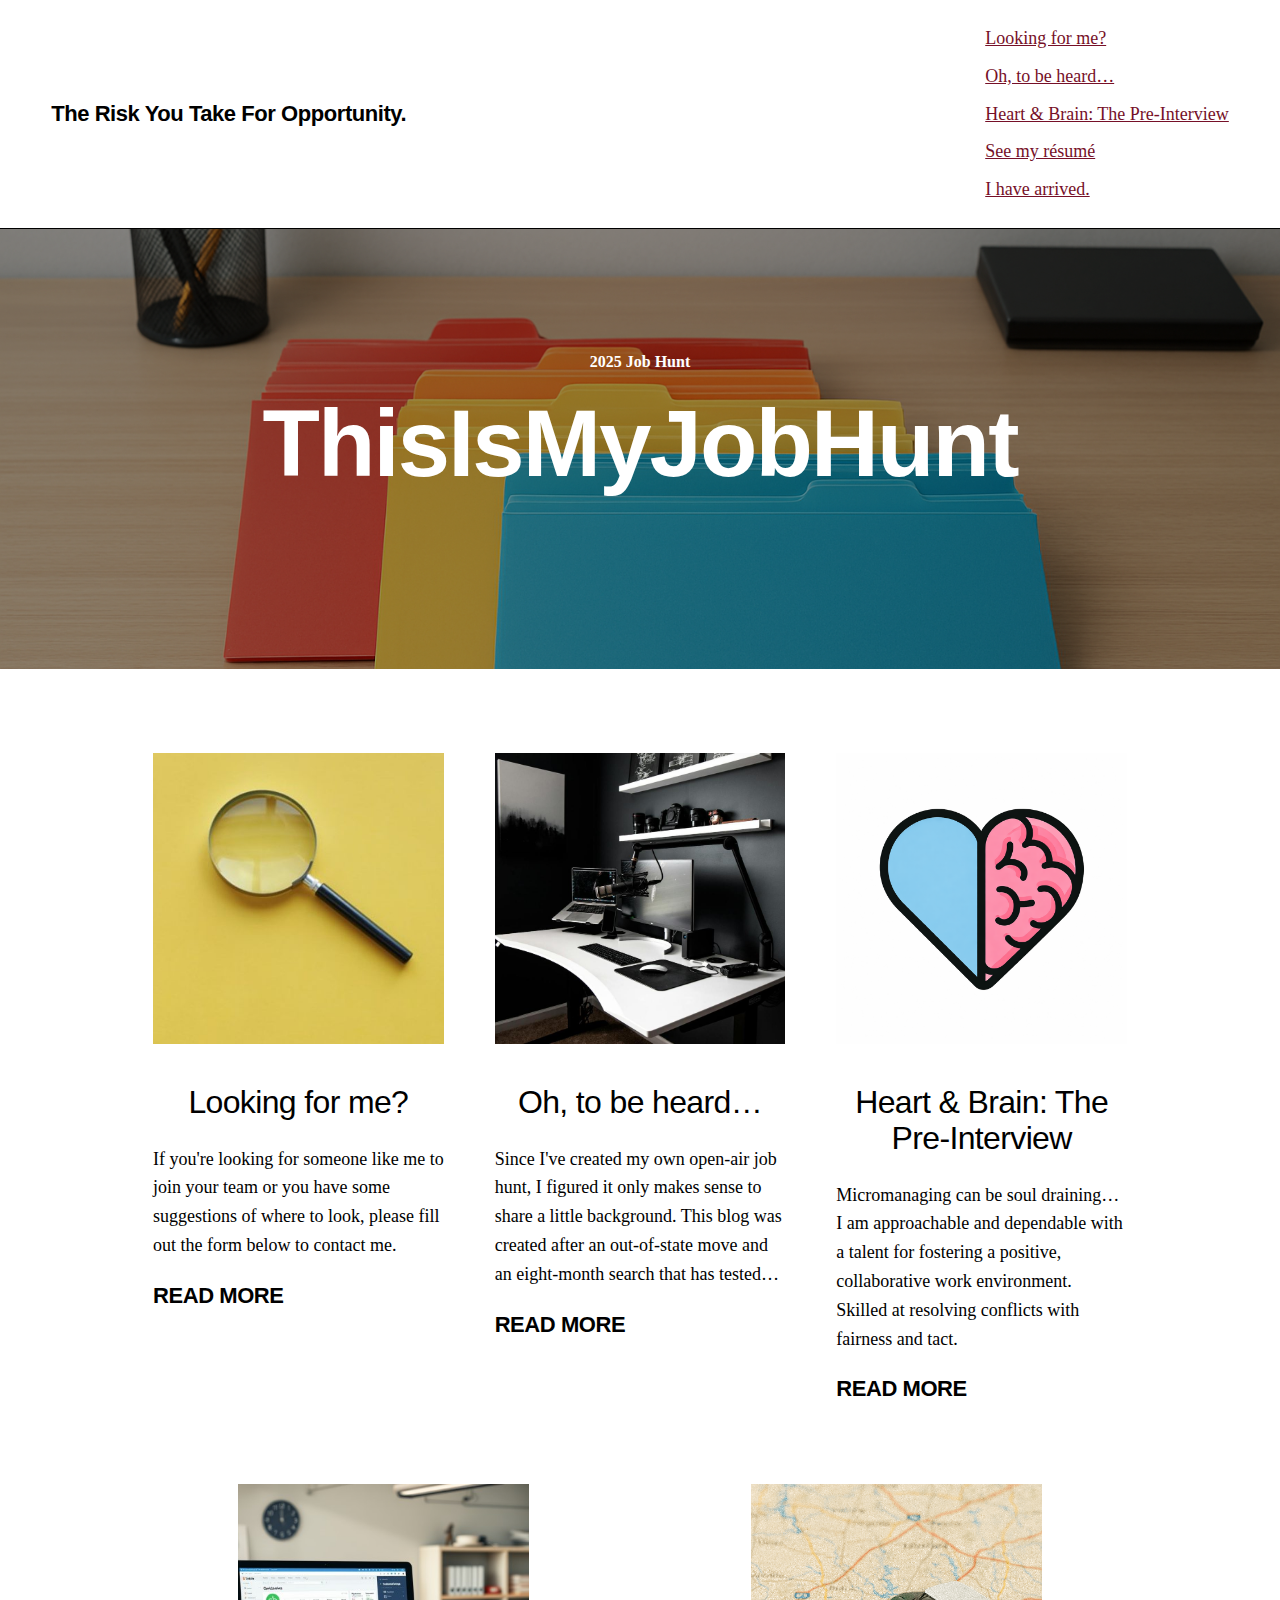
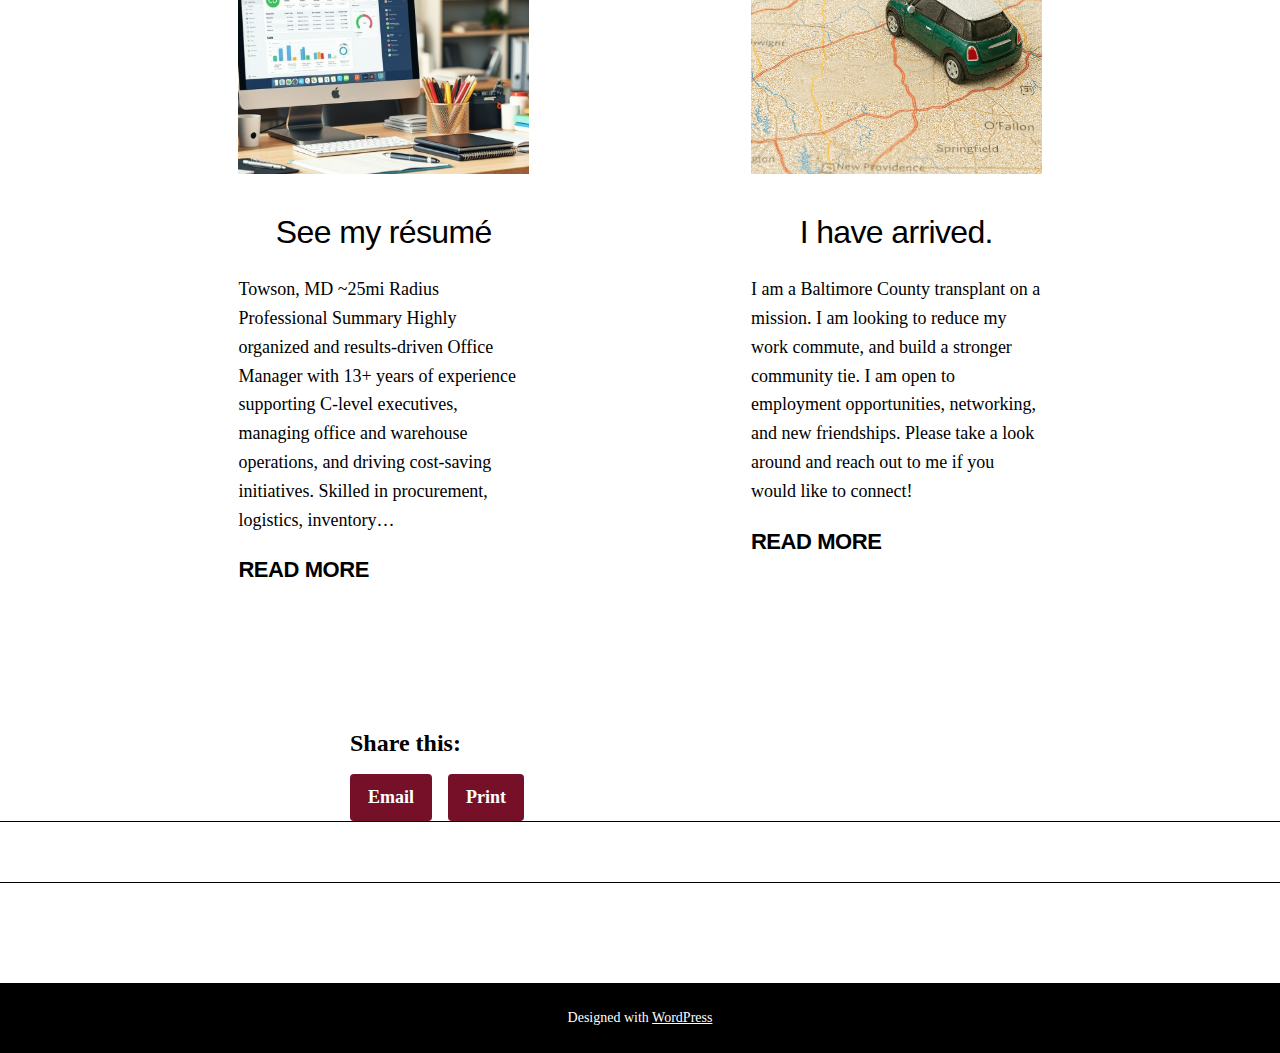
<file: index.html>
<!DOCTYPE html>
<html lang="en-US">
<head>
	<meta http-equiv="Content-Type" content="text/html; charset=UTF-8">
	<meta name="viewport" content="width=device-width, initial-scale=1">
	<title>ThisIsMyJobHunt – The Risk You Take For Opportunity.</title>
	<meta name="description" content="A unique job hunt blog showcasing professional experience and opportunities in Central Maryland.">
	<link rel="stylesheet" href="/assets/styles.css">
	<link rel="icon" href="/assets/cropped-forkinroad.jpg" sizes="32x32">
	<link rel="icon" href="/assets/cropped-forkinroad-192.jpg" sizes="192x192">
	<link rel="apple-touch-icon" href="/assets/cropped-forkinroad-180.jpg">
</head>

<body class="wp-singular post-template-default single single-post wp-embed-responsive wp-theme-vivre is-block-theme">

<a class="skip-link screen-reader-text" href="#wp--skip-link--target">Skip to content</a>

<div class="wp-site-blocks">
	<header class="wp-block-template-part">
		<div class="wp-block-group alignfull header-nav">
			<h2 class="wp-block-site-title">
				<a href="/" rel="home">The Risk You Take For Opportunity.</a>
			</h2>

			<nav>
				<ul class="wp-block-latest-posts__list">
					<li><a href="/looking-for-me/">Looking for me?</a></li>
					<li><a href="/to-be-heard/">Oh, to be heard…</a></li>
					<li><a href="/heart-brain-interview/">Heart &amp; Brain: The Pre-Interview</a></li>
					<li><a href="/see-my-resume/">See my résumé</a></li>
					<li><a href="/i-have-arrived/">I have arrived.</a></li>
				</ul>
			</nav>
		</div>

		<hr class="wp-block-separator alignfull">
	</header>

	<div class="wp-block-cover hero-outer">
		<span aria-hidden="true" class="wp-block-cover__background has-primary-background-color"></span>
		<div class="wp-block-cover__inner-container">
			<div class="wp-block-cover hero-inner">
				<span aria-hidden="true" class="wp-block-cover__background has-foreground-background-color"></span>
				<img src="/assets/file-folders.png" class="wp-block-cover__image-background" alt="File folders background" loading="eager">
				<div class="wp-block-cover__inner-container">
					<div class="wp-block-group post-meta">
						<div class="taxonomy-category">
							<a href="/" rel="tag">2025 Job Hunt</a>
						</div>
					</div>
					<h1 class="wp-block-post-title">ThisIsMyJobHunt</h1>
				</div>
			</div>
		</div>
	</div>

	<div class="spacer-60"></div>

	<main class="wp-block-group" id="wp--skip-link--target">
		<div class="entry-content wp-block-post-content">
			<div class="wp-block-group alignfull content-section">
				<div class="wp-block-query alignwide">
					<ul class="wp-block-post-template post-grid">
						<li class="wp-block-post">
							<div class="wp-block-group post-card">
								<figure class="wp-block-post-featured-image">
									<a href="/looking-for-me/">
										<img src="/assets/cropped-lookingglass.jpg" class="post-thumbnail" alt="Looking for me?">
									</a>
								</figure>
								<h3 class="wp-block-post-title">
									<a href="/looking-for-me/">Looking for me?</a>
								</h3>
								<div class="wp-block-post-excerpt">
									<p class="wp-block-post-excerpt__excerpt">If you're looking for someone like me to join your team or you have some suggestions of where to look, please fill out the form below to contact me.</p>
									<p class="wp-block-post-excerpt__more-text">
										<a class="wp-block-post-excerpt__more-link" href="/looking-for-me/">Read more</a>
									</p>
								</div>
								<div class="spacer-20"></div>
							</div>
						</li>

						<li class="wp-block-post">
							<div class="wp-block-group post-card">
								<figure class="wp-block-post-featured-image">
									<a href="/to-be-heard/">
										<img src="/assets/pexels-photo-4506938.jpeg" class="post-thumbnail" alt="Oh, to be heard…">
									</a>
								</figure>
								<h3 class="wp-block-post-title">
									<a href="/to-be-heard/">Oh, to be heard…</a>
								</h3>
								<div class="wp-block-post-excerpt">
									<p class="wp-block-post-excerpt__excerpt">Since I've created my own open-air job hunt, I figured it only makes sense to share a little background. This blog was created after an out-of-state move and an eight-month search that has tested…</p>
									<p class="wp-block-post-excerpt__more-text">
										<a class="wp-block-post-excerpt__more-link" href="/to-be-heard/">Read more</a>
									</p>
								</div>
								<div class="spacer-20"></div>
							</div>
						</li>

						<li class="wp-block-post">
							<div class="wp-block-group post-card">
								<figure class="wp-block-post-featured-image">
									<a href="/heart-brain-interview/">
										<img src="/assets/ShadowHeartBrain.png" class="post-thumbnail" alt="Heart & Brain: The Pre-Interview">
									</a>
								</figure>
								<h3 class="wp-block-post-title">
									<a href="/heart-brain-interview/">Heart &amp; Brain: The Pre-Interview</a>
								</h3>
								<div class="wp-block-post-excerpt">
									<p class="wp-block-post-excerpt__excerpt">Micromanaging can be soul draining… I am approachable and dependable with a talent for fostering a positive, collaborative work environment. Skilled at resolving conflicts with fairness and tact.</p>
									<p class="wp-block-post-excerpt__more-text">
										<a class="wp-block-post-excerpt__more-link" href="/heart-brain-interview/">Read more</a>
									</p>
								</div>
								<div class="spacer-20"></div>
							</div>
						</li>

						<li class="wp-block-post">
							<div class="wp-block-group post-card">
								<figure class="wp-block-post-featured-image">
									<a href="/see-my-resume/">
										<img src="/assets/quickbooks.jpg" class="post-thumbnail" alt="See my résumé">
									</a>
								</figure>
								<h3 class="wp-block-post-title">
									<a href="/see-my-resume/">See my résumé</a>
								</h3>
								<div class="wp-block-post-excerpt">
									<p class="wp-block-post-excerpt__excerpt">Towson, MD ~25mi Radius Professional Summary Highly organized and results-driven Office Manager with 13+ years of experience supporting C-level executives, managing office and warehouse operations, and driving cost-saving initiatives. Skilled in procurement, logistics, inventory…</p>
									<p class="wp-block-post-excerpt__more-text">
										<a class="wp-block-post-excerpt__more-link" href="/see-my-resume/">Read more</a>
									</p>
								</div>
								<div class="spacer-20"></div>
							</div>
						</li>

						<li class="wp-block-post">
							<div class="wp-block-group post-card">
								<figure class="wp-block-post-featured-image">
									<a href="/i-have-arrived/">
										<img src="/assets/arrivedcooper.png" class="post-thumbnail" alt="I have arrived.">
									</a>
								</figure>
								<h3 class="wp-block-post-title">
									<a href="/i-have-arrived/">I have arrived.</a>
								</h3>
								<div class="wp-block-post-excerpt">
									<p class="wp-block-post-excerpt__excerpt">I am a Baltimore County transplant on a mission. I am looking to reduce my work commute, and build a stronger community tie. I am open to employment opportunities, networking, and new friendships. Please take a look around and reach out to me if you would like to connect!</p>
									<p class="wp-block-post-excerpt__more-text">
										<a class="wp-block-post-excerpt__more-link" href="/i-have-arrived/">Read more</a>
									</p>
								</div>
								<div class="spacer-20"></div>
							</div>
						</li>
					</ul>
					<div class="spacer-30"></div>
				</div>
			</div>
			<div class="spacer-60"></div>
			<div class="is-layout-constrained">
			<div class="emailprint">
				<h3 class="sd-title">Share this:</h3>
				<div class="sd-content">
					<ul>
						<li class="message">
							<a href="mailto:?subject=ThisIsMyJobHunt&amp;body=Check%20out%20this%20site:%20https://thisismyjobhunt.com/" 
							   class="sd-button share-icon"
							   target="_blank"
							   rel="noopener noreferrer">
								<span>Email</span>
							</a>
						</li>
						<li class="share-print">
							<a href="javascript:window.print()" 
							   class="sd-button share-icon">
								<span>Print</span>
							</a>
						</li>
					</ul>
				</div>
			</div>
			</div>
		</div>
	</main>


	<div class="wp-block-group alignfull post-navigation-section">
		<div class="wp-block-group">
			<div class="wp-block-columns navigation-columns">
				<div class="wp-block-column nav-prev"></div>
				<div class="wp-block-column nav-next">
					<!--  Homepage: No next for now?
					<div class="wp-block-group post-navigation-link">
						<a href="/looking-for-me/" rel="next">Next Post →</a>
					</div>
					-->
				</div>
			</div>
		</div>
	</div>

	<div class="spacer-100"></div>

	<footer class="wp-block-template-part">
		<div class="wp-block-group alignfull footer-content">
			<div class="wp-block-group alignfull footer-inner">
				<div class="wp-block-group footer-text">
					<p>Designed with <a href="https://wordpress.com/" rel="nofollow">WordPress</a></p>
				</div>
			</div>
		</div>
	</footer>
</div>

</body>
</html>
</file>
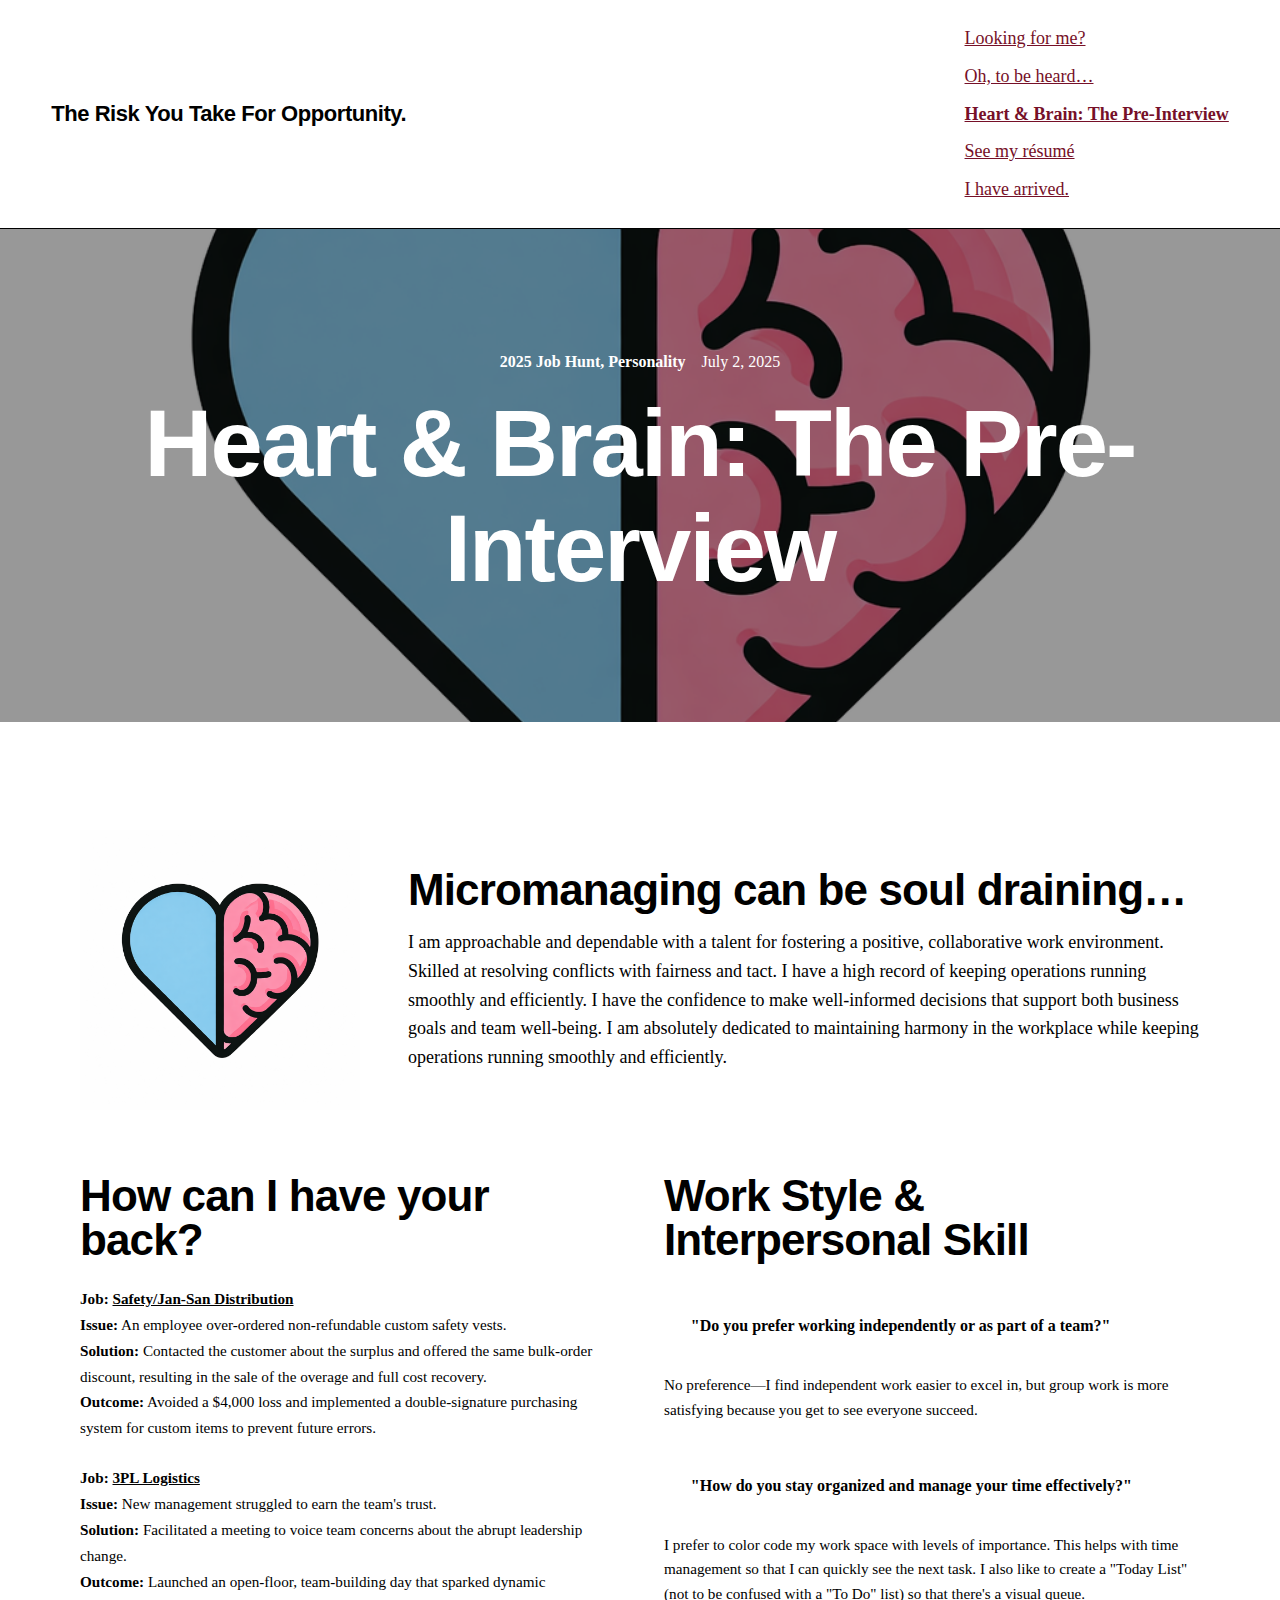
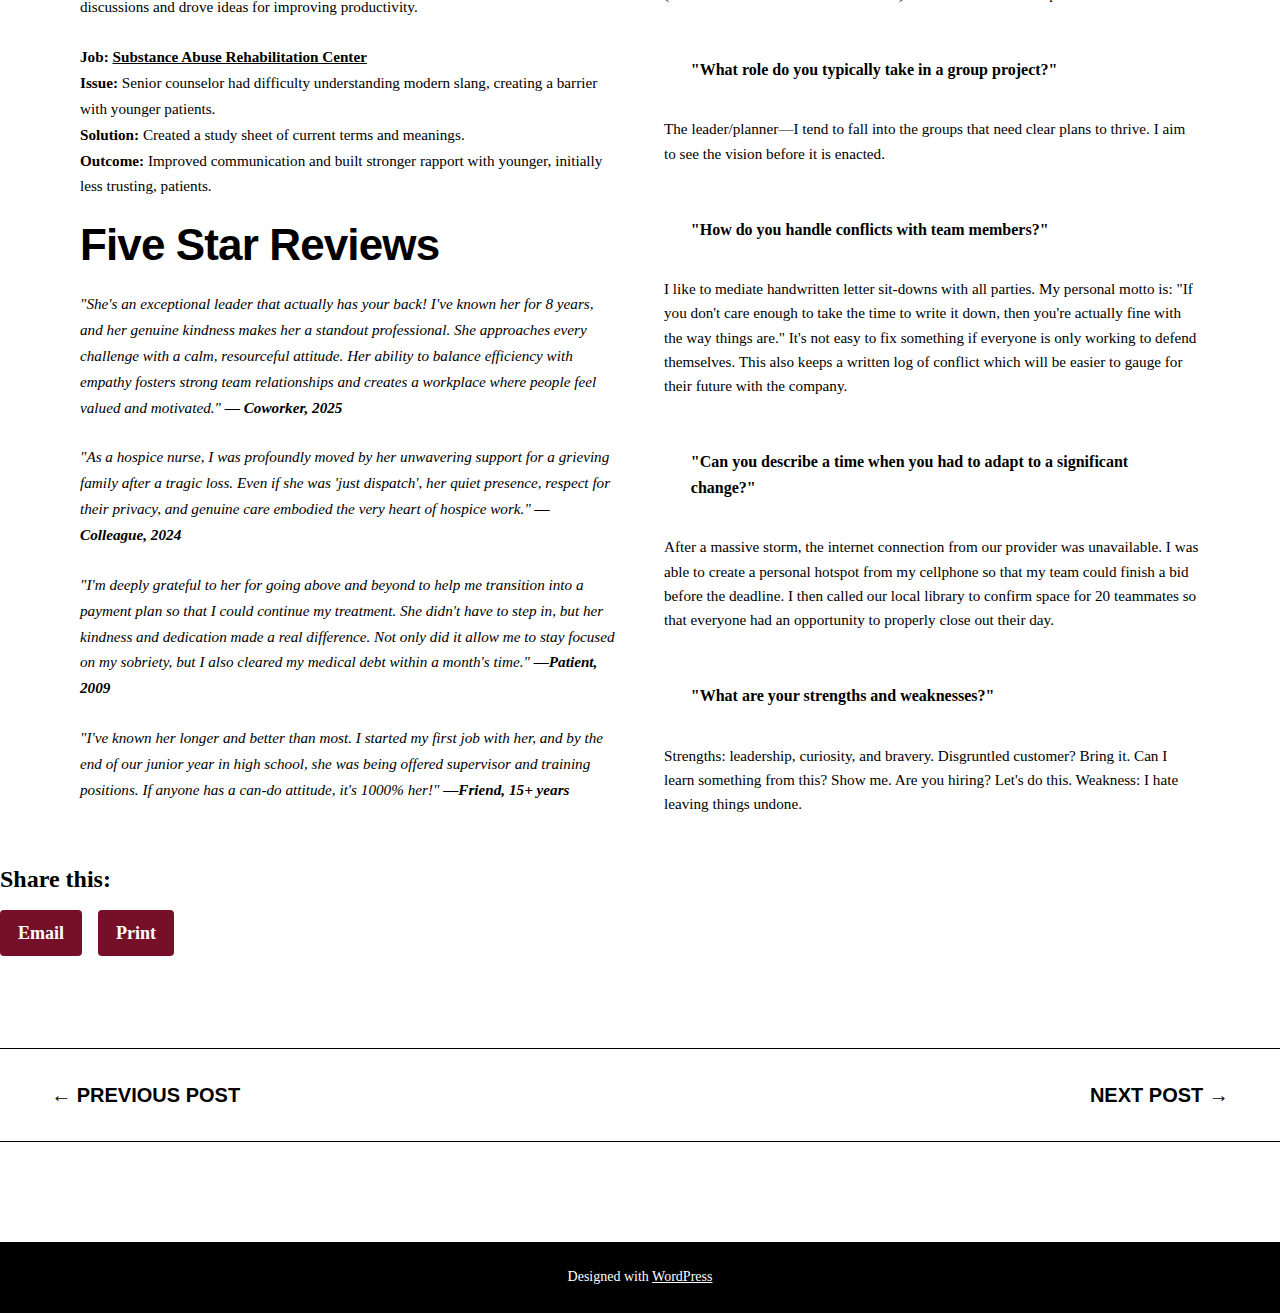
<file: heart-brain-interview/index.html>
<!DOCTYPE html>
<html lang="en-US">
<head>
	<meta charset="UTF-8">
	<meta name="viewport" content="width=device-width, initial-scale=1">
	<title>Heart & Brain: The Pre-Interview – The Risk You Take For Opportunity.</title>
	<meta name="description" content="Micromanaging can be soul draining... I am approachable and dependable with a talent for fostering a positive, collaborative work environment.">
	<link rel="stylesheet" href="/assets/styles.css">
	<link rel="icon" href="/assets/cropped-forkinroad.jpg" sizes="32x32">
	<link rel="icon" href="/assets/cropped-forkinroad-192.jpg" sizes="192x192">
	<link rel="apple-touch-icon" href="/assets/cropped-forkinroad-180.jpg">
</head>

<body class="wp-singular post-template-default single single-post wp-embed-responsive wp-theme-vivre is-block-theme">

<a class="skip-link screen-reader-text" href="#wp--skip-link--target">Skip to content</a>

<div class="wp-site-blocks">
	<header class="wp-block-template-part">
		<div class="wp-block-group alignfull header-nav">
			<h2 class="wp-block-site-title">
				<a href="/">The Risk You Take For Opportunity.</a>
			</h2>

			<nav>
				<ul class="wp-block-latest-posts__list">
					<li><a href="/looking-for-me/">Looking for me?</a></li>
					<li><a href="/to-be-heard/">Oh, to be heard…</a></li>
					<li><a href="/heart-brain-interview/" aria-current="page">Heart &amp; Brain: The Pre-Interview</a></li>
					<li><a href="/see-my-resume/">See my résumé</a></li>
					<li><a href="/i-have-arrived/">I have arrived.</a></li>
				</ul>
			</nav>
		</div>

		<hr class="wp-block-separator alignfull">
	</header>

	<div class="wp-block-cover hero-outer">
		<span aria-hidden="true" class="wp-block-cover__background has-primary-background-color"></span>
		<div class="wp-block-cover__inner-container">
			<div class="wp-block-cover hero-inner">
				<span aria-hidden="true" class="wp-block-cover__background has-foreground-background-color"></span>
				<img src="/assets/ShadowHeartBrain.png" 
				     class="wp-block-cover__image-background" 
				     alt="Heart and brain illustration" 
				     loading="eager">
				
				<div class="wp-block-cover__inner-container">
					<div class="wp-block-group post-meta">
						<div class="taxonomy-category">
							<a href="/category/2025-job-hunt/">2025 Job Hunt</a>, 
							<a href="/category/personality/">Personality</a>
						</div>
						<div class="wp-block-post-date">
							<time datetime="2025-07-02T08:00:30-04:00">July 2, 2025</time>
						</div>
					</div>

					<h1 class="wp-block-post-title">Heart &amp; Brain: The Pre-Interview</h1>
				</div>
			</div>
		</div>
	</div>

	<div class="spacer-60"></div>

	<main class="wp-block-group" id="wp--skip-link--target">
		<div class="entry-content wp-block-post-content">
			<div class="wp-block-group alignfull content-section heart-brain-page">
				<div class="heart-brain-content">
					<div class="heart-brain-intro-section">
						<div class="heart-brain-image">
							<img src="/assets/ShadowHeartBrain.png" 
							     alt="Heart and brain illustration"
							     loading="lazy">
						</div>

						<div class="heart-brain-intro-text">
							<h2>Micromanaging can be soul draining…</h2>
							<p>I am approachable and dependable with a talent for fostering a positive, collaborative work environment. Skilled at resolving conflicts with fairness and tact. I have a high record of keeping operations running smoothly and efficiently. I have the confidence to make well-informed decisions that support both business goals and team well-being. I am absolutely dedicated to maintaining harmony in the workplace while keeping operations running smoothly and efficiently.</p>
						</div>
					</div>

					<div class="heart-brain-two-columns">
						<div class="heart-brain-column-left">
							<h2>How can I have your back?</h2>

							<div class="example-box">
								<p><strong>Job:</strong> <strong><u>Safety/Jan-San Distribution</u></strong><br>
								<strong>Issue:</strong> An employee over-ordered non-refundable custom safety vests.<br>
								<strong>Solution:</strong> Contacted the customer about the surplus and offered the same bulk-order discount, resulting in the sale of the overage and full cost recovery.<br>
								<strong>Outcome:</strong> Avoided a $4,000 loss and implemented a double-signature purchasing system for custom items to prevent future errors.</p>
							</div>

							<div class="example-box">
								<p><strong>Job:</strong> <strong><u>3PL Logistics</u></strong><br>
								<strong>Issue:</strong> New management struggled to earn the team's trust.<br>
								<strong>Solution:</strong> Facilitated a meeting to voice team concerns about the abrupt leadership change.<br>
								<strong>Outcome:</strong> Launched an open-floor, team-building day that sparked dynamic discussions and drove ideas for improving productivity.</p>
							</div>

							<div class="example-box">
								<p><strong>Job:</strong> <strong><u>Substance Abuse Rehabilitation Center</u></strong><br>
								<strong>Issue:</strong> Senior counselor had difficulty understanding modern slang, creating a barrier with younger patients.<br>
								<strong>Solution:</strong> Created a study sheet of current terms and meanings.<br>
								<strong>Outcome:</strong> Improved communication and built stronger rapport with younger, initially less trusting, patients.</p>
							</div>

							<h2>Five Star Reviews</h2>

							<blockquote>
								<p>"She's an exceptional leader that actually has your back! I've known her for 8 years, and her genuine kindness makes her a standout professional. She approaches every challenge with a calm, resourceful attitude. Her ability to balance efficiency with empathy fosters strong team relationships and creates a workplace where people feel valued and motivated." <strong>— Coworker, 2025</strong></p>
							</blockquote>

							<blockquote>
								<p>"As a hospice nurse, I was profoundly moved by her unwavering support for a grieving family after a tragic loss. Even if she was 'just dispatch', her quiet presence, respect for their privacy, and genuine care embodied the very heart of hospice work." <strong>—Colleague, 2024</strong></p>
							</blockquote>

							<blockquote>
								<p>"I'm deeply grateful to her for going above and beyond to help me transition into a payment plan so that I could continue my treatment. She didn't have to step in, but her kindness and dedication made a real difference. Not only did it allow me to stay focused on my sobriety, but I also cleared my medical debt within a month's time." <strong>—Patient, 2009</strong></p>
							</blockquote>

							<blockquote>
								<p>"I've known her longer and better than most. I started my first job with her, and by the end of our junior year in high school, she was being offered supervisor and training positions. If anyone has a can-do attitude, it's 1000% her!" <strong>—Friend, 15+ years</strong></p>
							</blockquote>
						</div>

						<div class="heart-brain-column-right">
							<h2>Work Style &amp; Interpersonal Skill</h2>

							<h4>"Do you prefer working independently or as part of a team?"</h4>
							<p>No preference—I find independent work easier to excel in, but group work is more satisfying because you get to see everyone succeed.</p>

							<h4>"How do you stay organized and manage your time effectively?"</h4>
							<p>I prefer to color code my work space with levels of importance. This helps with time management so that I can quickly see the next task. I also like to create a "Today List" (not to be confused with a "To Do" list) so that there's a visual queue.</p>

							<h4>"What role do you typically take in a group project?"</h4>
							<p>The leader/planner—I tend to fall into the groups that need clear plans to thrive. I aim to see the vision before it is enacted.</p>

							<h4>"How do you handle conflicts with team members?"</h4>
							<p>I like to mediate handwritten letter sit-downs with all parties. My personal motto is: "If you don't care enough to take the time to write it down, then you're actually fine with the way things are." It's not easy to fix something if everyone is only working to defend themselves. This also keeps a written log of conflict which will be easier to gauge for their future with the company.</p>

							<h4>"Can you describe a time when you had to adapt to a significant change?"</h4>
							<p>After a massive storm, the internet connection from our provider was unavailable. I was able to create a personal hotspot from my cellphone so that my team could finish a bid before the deadline. I then called our local library to confirm space for 20 teammates so that everyone had an opportunity to properly close out their day.</p>

							<h4>"What are your strengths and weaknesses?"</h4>
							<p>Strengths: leadership, curiosity, and bravery. Disgruntled customer? Bring it. Can I learn something from this? Show me. Are you hiring? Let's do this. Weakness: I hate leaving things undone.</p>
						</div>
					</div>

					</div>

					<div class="sharedaddy">
						<h3 class="sd-title">Share this:</h3>
						<div class="sd-content">
							<ul>
								<li class="share-email">
									<a href="mailto:?subject=Heart%20%26%20Brain:%20The%20Pre-Interview&amp;body=Check%20out%20this%20post:%20https://thisismyjobhunt.com/heart-brain-interview/" 
									   class="sd-button share-icon"
									   target="_blank"
									   rel="noopener noreferrer">
										<span>Email</span>
									</a>
								</li>
								<li class="share-print">
									<a href="javascript:window.print()" 
									   class="sd-button share-icon">
										<span>Print</span>
									</a>
								</li>
							</ul>
						</div>
					</div>
				</div>
			</div>
		</div>
	</main>

	<div class="spacer-60"></div>

	<div class="wp-block-group alignfull post-navigation-section">
		<div class="wp-block-group">
			<div class="wp-block-columns navigation-columns">
				<div class="wp-block-column nav-prev">
					<div class="wp-block-group post-navigation-link">
						<a href="/see-my-resume/" rel="prev">← Previous Post</a>
					</div>
				</div>

				<div class="wp-block-column nav-next">
					<div class="wp-block-group post-navigation-link">
						<a href="/to-be-heard/" rel="next">Next Post →</a>
					</div>
				</div>
			</div>
		</div>
	</div>

	<div class="spacer-100"></div>

	<footer class="wp-block-template-part">
		<div class="wp-block-group alignfull footer-content">
			<div class="wp-block-group alignfull footer-inner">
				<div class="wp-block-group footer-text">
					<p>Designed with <a href="https://wordpress.com/" rel="nofollow">WordPress</a></p>
				</div>
			</div>
		</div>
	</footer>
</div>

</body>
</html>
</file>
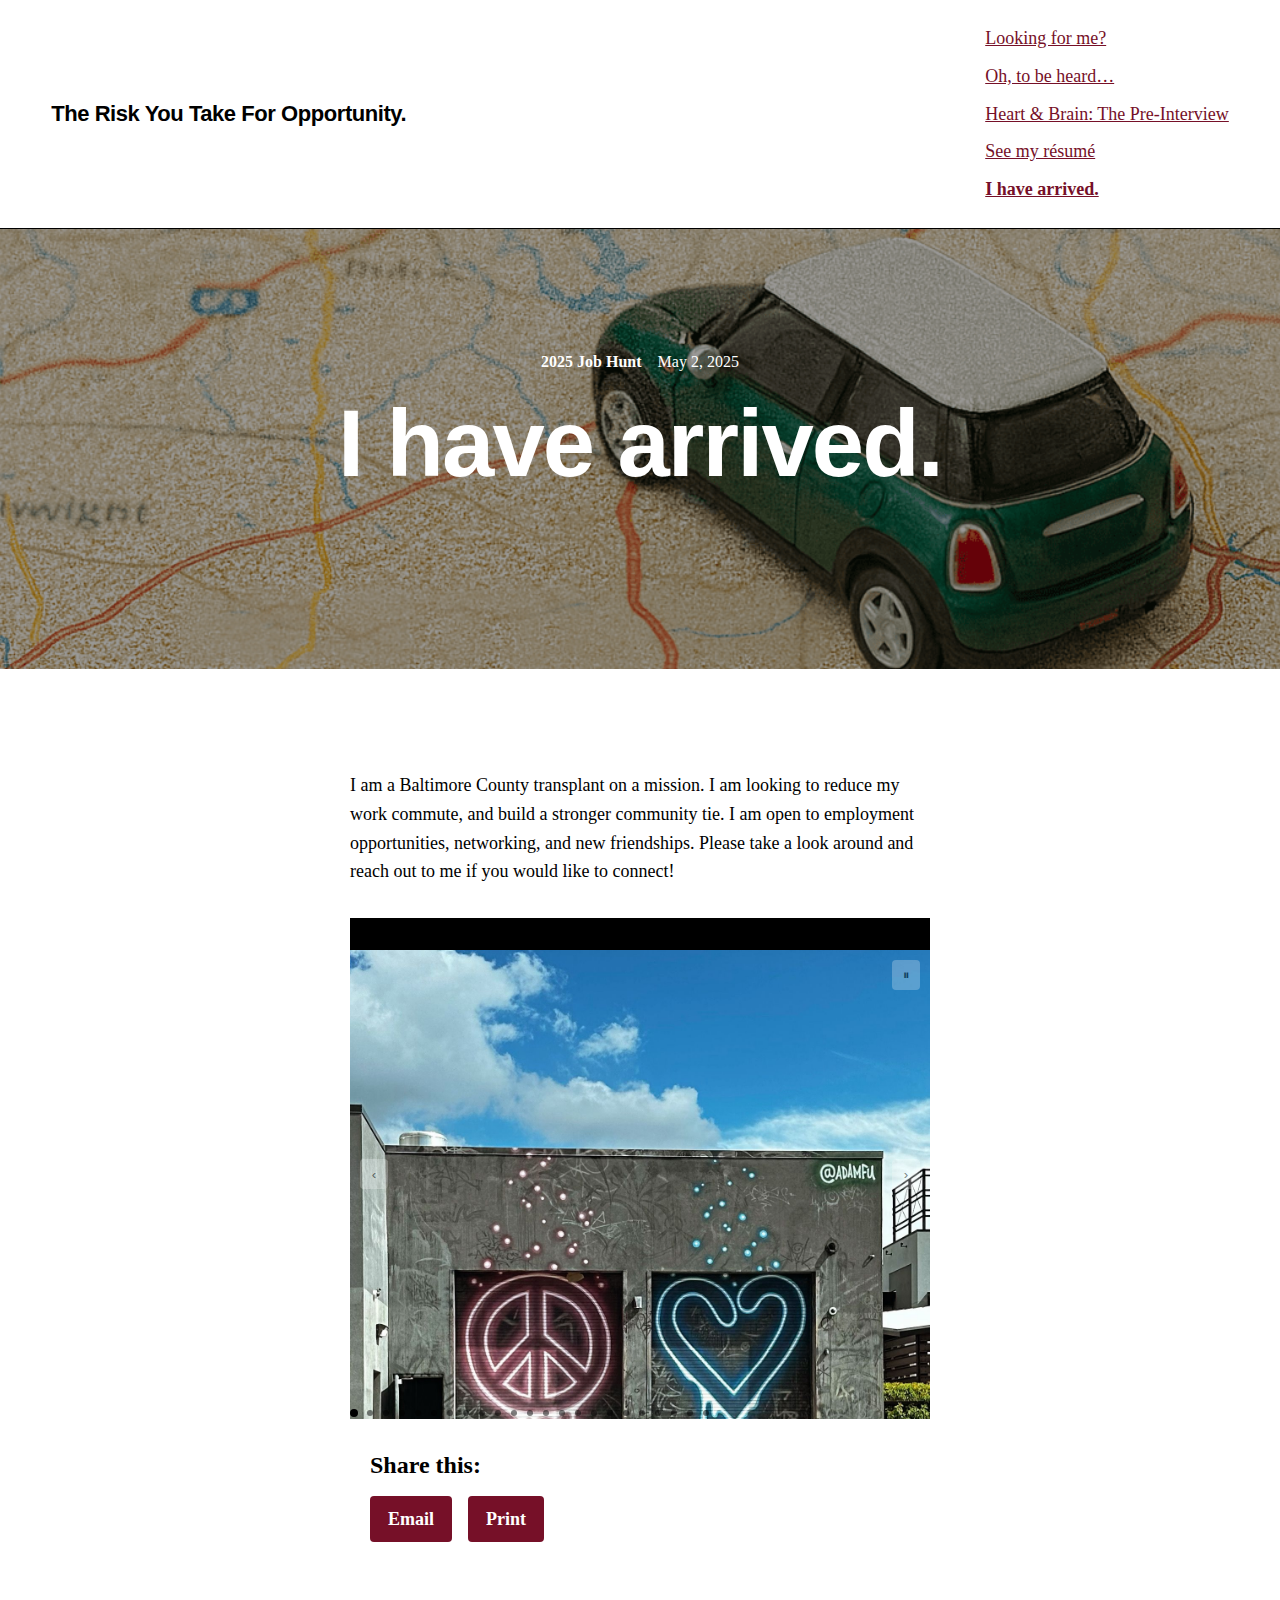
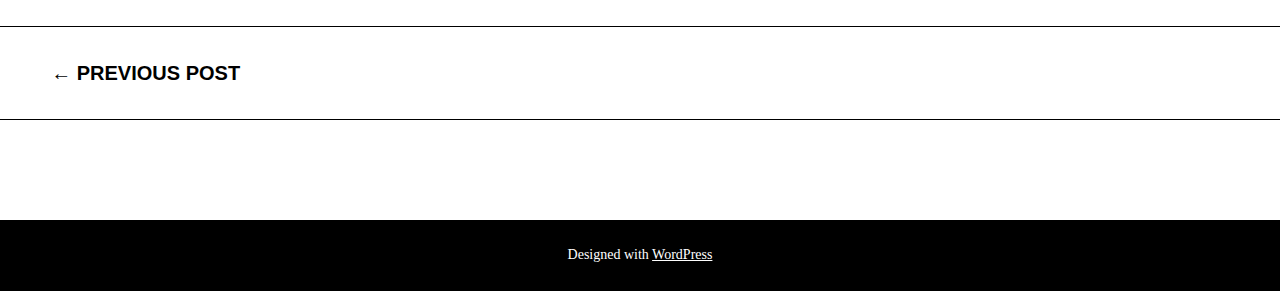
<file: i-have-arrived/index.html>
<!DOCTYPE html>
<html lang="en-US">
<head>
	<meta charset="UTF-8">
	<meta name="viewport" content="width=device-width, initial-scale=1">
	<title>I have arrived. – The Risk You Take For Opportunity.</title>
	<meta name="description" content="I am a Baltimore County transplant on a mission. I am looking to reduce my work commute, and build a stronger community tie. I am open to employment opportunities, networking, and new friendships.">
	<link rel="stylesheet" href="/assets/styles.css">
	<link rel="icon" href="/assets/cropped-forkinroad.jpg" sizes="32x32">
	<link rel="icon" href="/assets/cropped-forkinroad-192.jpg" sizes="192x192">
	<link rel="apple-touch-icon" href="/assets/cropped-forkinroad-180.jpg">
</head>

<body class="wp-singular post-template-default single single-post wp-embed-responsive wp-theme-vivre is-block-theme">

<a class="skip-link screen-reader-text" href="#wp--skip-link--target">Skip to content</a>

<div class="wp-site-blocks">
	<header class="wp-block-template-part">
		<div class="wp-block-group alignfull header-nav">
			<h2 class="wp-block-site-title">
				<a href="/">The Risk You Take For Opportunity.</a>
			</h2>

			<nav>
				<ul class="wp-block-latest-posts__list">
					<li><a href="/looking-for-me/">Looking for me?</a></li>
					<li><a href="/to-be-heard/">Oh, to be heard…</a></li>
					<li><a href="/heart-brain-interview/">Heart &amp; Brain: The Pre-Interview</a></li>
					<li><a href="/see-my-resume/">See my résumé</a></li>
					<li><a href="/i-have-arrived/" aria-current="page">I have arrived.</a></li>
				</ul>
			</nav>
		</div>

		<hr class="wp-block-separator alignfull">
	</header>

	<div class="wp-block-cover hero-outer">
		<span aria-hidden="true" class="wp-block-cover__background has-primary-background-color"></span>
		<div class="wp-block-cover__inner-container">
			<div class="wp-block-cover hero-inner">
				<span aria-hidden="true" class="wp-block-cover__background has-foreground-background-color"></span>
				<img src="/assets/arrivedcooper.png" 
				     class="wp-block-cover__image-background" 
				     alt="Cooper at his new location" 
				     loading="eager">
				
				<div class="wp-block-cover__inner-container">
					<div class="wp-block-group post-meta">
						<div class="taxonomy-category">
							<a href="/">2025 Job Hunt</a>
						</div>
						<div class="wp-block-post-date">
							<time datetime="2025-05-02T08:00:29-04:00">May 2, 2025</time>
						</div>
					</div>

					<h1 class="wp-block-post-title">I have arrived.</h1>
				</div>
			</div>
		</div>
	</div>

	<div class="spacer-60"></div>

	<main class="wp-block-group" id="wp--skip-link--target">
		<div class="entry-content wp-block-post-content">
			<div class="wp-block-group alignfull content-section">
				<div class="is-layout-constrained">
					<p>I am a Baltimore County transplant on a mission. I am looking to reduce my work commute, and build a stronger community tie. I am open to employment opportunities, networking, and new friendships. Please take a look around and reach out to me if you would like to connect!</p>

					<div class="slideshow-container">
						<div class="slideshow-wrapper">
							<div class="slideshow-slide active">
								<figure>
									<img src="/assets/tampa-aquarium.jpg" alt="Heading to Aquarium">
									<figcaption class="wp-block-jetpack-slideshow_caption gallery-caption">'Heading to Aquarium' Tampa, FL</figcaption>
								</figure>
							</div>
							<div class="slideshow-slide">
								<figure>
									<img src="/assets/hot-air-balloon-1.heif" alt="Hot Air Balloon">
									<figcaption class="wp-block-jetpack-slideshow_caption gallery-caption">'Hot Air Balloon' Woodstock, VA</figcaption>
								</figure>
							</div>
							<div class="slideshow-slide">
								<figure>
									<img src="/assets/hot-air-balloon-2.heif" alt="Hot Air Balloon">
									<figcaption class="wp-block-jetpack-slideshow_caption gallery-caption">'Hot Air Balloon' in Woodstock, VA</figcaption>
								</figure>
							</div>
							<div class="slideshow-slide">
								<figure>
									<img src="/assets/luray-caverns.jpg" alt="Family Trip">
									<figcaption class="wp-block-jetpack-slideshow_caption gallery-caption">'Family Trip' Luray Caverns, VA</figcaption>
								</figure>
							</div>
							<div class="slideshow-slide">
								<figure>
									<img src="/assets/tree-top-hike.jpg" alt="Tree Top Hike">
									<figcaption class="wp-block-jetpack-slideshow_caption gallery-caption">'Tree Top Hike' Paeonian Springs, VA</figcaption>
								</figure>
							</div>
							<div class="slideshow-slide">
								<figure>
									<img src="/assets/dc-auto-salon.jpg" alt="DC Auto Salon">
									<figcaption class="wp-block-jetpack-slideshow_caption gallery-caption">'DC Auto Salon' Washington, DC</figcaption>
								</figure>
							</div>
							<div class="slideshow-slide">
								<figure>
									<img src="/assets/cherry-blossoms.jpg" alt="Cherry Blossoms">
									<figcaption class="wp-block-jetpack-slideshow_caption gallery-caption">'Cherry Blossoms' Edgemere, MD</figcaption>
								</figure>
							</div>
							<div class="slideshow-slide">
								<figure>
									<img src="/assets/boating-trip.jpg" alt="Boating Trip">
									<figcaption class="wp-block-jetpack-slideshow_caption gallery-caption">'Boating Trip' Cambridge, MD</figcaption>
								</figure>
							</div>
							<div class="slideshow-slide">
								<figure>
									<img src="/assets/graffiti-alley.heif" alt="Graffiti Alley">
									<figcaption class="wp-block-jetpack-slideshow_caption gallery-caption">'Graffiti Alley' Baltimore, MD</figcaption>
								</figure>
							</div>
							<div class="slideshow-slide">
								<figure>
									<img src="/assets/medical-museum.jpg" alt="Medical Museum">
									<figcaption class="wp-block-jetpack-slideshow_caption gallery-caption">'Medical Museum' Philadelphia, PA</figcaption>
								</figure>
							</div>
							<div class="slideshow-slide">
								<figure>
									<img src="/assets/bar-harbor.jpg" alt="Solo Trip Bar Harbor">
									<figcaption class="wp-block-jetpack-slideshow_caption gallery-caption">'Solo Trip' Bar Harbor, ME</figcaption>
								</figure>
							</div>
							<div class="slideshow-slide">
								<figure>
									<img src="/assets/mount-desert.jpg" alt="Solo Trip Mount Desert">
									<figcaption class="wp-block-jetpack-slideshow_caption gallery-caption">'Solo Trip' Mount Desert, ME</figcaption>
								</figure>
							</div>
							<div class="slideshow-slide">
								<figure>
									<img src="/assets/acadia-national-park.jpg" alt="Solo Trip Acadia">
									<figcaption class="wp-block-jetpack-slideshow_caption gallery-caption">'Solo Trip' Acadia National Park, ME</figcaption>
								</figure>
							</div>
							<div class="slideshow-slide">
								<figure>
									<img src="/assets/phi-phi-islands.jpg" alt="Phi Phi Islands">
									<figcaption class="wp-block-jetpack-slideshow_caption gallery-caption">"The Best Plus One" Phi Phi Islands, Thailand</figcaption>
								</figure>
							</div>
							<div class="slideshow-slide">
								<figure>
									<img src="/assets/krabi-thailand.heif" alt="Krabi Thailand">
									<figcaption class="wp-block-jetpack-slideshow_caption gallery-caption">"The Best Plus One" Krabi, Thailand</figcaption>
								</figure>
							</div>
							<div class="slideshow-slide">
								<figure>
									<img src="/assets/chicken-island.heif" alt="Chicken Island">
									<figcaption class="wp-block-jetpack-slideshow_caption gallery-caption">"The Best Plus One" Chicken Island, Thailand</figcaption>
								</figure>
							</div>
							<div class="slideshow-slide">
								<figure>
									<img src="/assets/ayutthaya-thailand.heif" alt="Ayutthaya Thailand">
									<figcaption class="wp-block-jetpack-slideshow_caption gallery-caption">"The Best Plus One" Ayutthaya, Thailand</figcaption>
								</figure>
							</div>
							<div class="slideshow-slide">
								<figure>
									<img src="/assets/japan-mountains.heif" alt="Japan Mountains">
									<figcaption class="wp-block-jetpack-slideshow_caption gallery-caption">"The Best Plus One" Japan's Mountains</figcaption>
								</figure>
							</div>
							<div class="slideshow-slide">
								<figure>
									<img src="/assets/cyrillic-practice.jpg" alt="Cyrillic Russian Practice">
									<figcaption class="wp-block-jetpack-slideshow_caption gallery-caption">Cyrillic Russian Practice</figcaption>
								</figure>
							</div>
							<div class="slideshow-slide">
								<figure>
									<img src="/assets/duolingo-2023.jpg" alt="Duolingo 2023">
									<figcaption class="wp-block-jetpack-slideshow_caption gallery-caption">Duolingo 2023</figcaption>
								</figure>
							</div>
							<div class="slideshow-slide">
								<figure>
									<img src="/assets/duolingo-2025-1.png" alt="Duolingo 2025">
									<figcaption class="wp-block-jetpack-slideshow_caption gallery-caption">Duolingo 2025</figcaption>
								</figure>
							</div>
							<div class="slideshow-slide">
								<figure>
									<img src="/assets/duolingo-2025-2.jpg" alt="Duolingo 2025">
									<figcaption class="wp-block-jetpack-slideshow_caption gallery-caption">Duolingo 2025</figcaption>
								</figure>
							</div>
							<div class="slideshow-slide">
								<figure>
									<img src="/assets/duolingo-russian-spanish.png" alt="Duolingo Progress">
									<figcaption class="wp-block-jetpack-slideshow_caption gallery-caption">Duolingo Russian &amp; Spanish Nov. 2025</figcaption>
								</figure>
							</div>
							<button class="slideshow-nav slideshow-prev" aria-label="Previous slide">‹</button>
							<button class="slideshow-nav slideshow-next" aria-label="Next slide">›</button>
							<button class="slideshow-pause" aria-label="Pause slideshow">⸫</button>
						</div>
						<div class="slideshow-dots">
							<button class="slideshow-dot active" aria-label="Go to slide 1"></button>
							<button class="slideshow-dot" aria-label="Go to slide 2"></button>
							<button class="slideshow-dot" aria-label="Go to slide 3"></button>
							<button class="slideshow-dot" aria-label="Go to slide 4"></button>
							<button class="slideshow-dot" aria-label="Go to slide 5"></button>
							<button class="slideshow-dot" aria-label="Go to slide 6"></button>
							<button class="slideshow-dot" aria-label="Go to slide 7"></button>
							<button class="slideshow-dot" aria-label="Go to slide 8"></button>
							<button class="slideshow-dot" aria-label="Go to slide 9"></button>
							<button class="slideshow-dot" aria-label="Go to slide 10"></button>
							<button class="slideshow-dot" aria-label="Go to slide 11"></button>
							<button class="slideshow-dot" aria-label="Go to slide 12"></button>
							<button class="slideshow-dot" aria-label="Go to slide 13"></button>
							<button class="slideshow-dot" aria-label="Go to slide 14"></button>
							<button class="slideshow-dot" aria-label="Go to slide 15"></button>
							<button class="slideshow-dot" aria-label="Go to slide 16"></button>
							<button class="slideshow-dot" aria-label="Go to slide 17"></button>
							<button class="slideshow-dot" aria-label="Go to slide 18"></button>
							<button class="slideshow-dot" aria-label="Go to slide 19"></button>
							<button class="slideshow-dot" aria-label="Go to slide 20"></button>
							<button class="slideshow-dot" aria-label="Go to slide 21"></button>
							<button class="slideshow-dot" aria-label="Go to slide 22"></button>
							<button class="slideshow-dot" aria-label="Go to slide 23"></button>
						</div>
					</div>

					<div class="is-layout-constrained">
			<div class="emailprint">
				<h3 class="sd-title">Share this:</h3>
				<div class="sd-content">
					<ul>
						<li class="message">
							<a href="mailto:?subject=ThisIsMyJobHunt&amp;body=Check%20out%20this%20site:%20https://thisismyjobhunt.com/" 
							   class="sd-button share-icon"
							   target="_blank"
							   rel="noopener noreferrer">
								<span>Email</span>
							</a>
						</li>
						<li class="printthis">
							<a href="javascript:window.print()" 
							   class="sd-button share-icon">
								<span>Print</span>
							</a>
						</li>
					</ul>
				</div>
			</div>
			</div>
				</div>
			</div>
		</div>
	</main>

	<div class="spacer-60"></div>

	<div class="wp-block-group alignfull post-navigation-section">
		<div class="wp-block-group">
			<div class="wp-block-columns navigation-columns">
				<div class="wp-block-column nav-prev">
					<div class="wp-block-group post-navigation-link">
						<a href="/see-my-resume/" rel="prev">← Previous Post</a>
					</div>
				</div>

				<div class="wp-block-column nav-next">
					<div class="wp-block-group post-navigation-link">
						<!-- Latest post, no next -->
					</div>
				</div>
			</div>
		</div>
	</div>

	<div class="spacer-100"></div>

	<footer class="wp-block-template-part">
		<div class="wp-block-group alignfull footer-content">
			<div class="wp-block-group alignfull footer-inner">
				<div class="wp-block-group footer-text">
					<p>Designed with <a href="https://wordpress.com/" rel="nofollow">WordPress</a></p>
				</div>
			</div>
		</div>
	</footer>
</div>

<script>
// Slideshow functionality
document.addEventListener('DOMContentLoaded', function() {
	const slideshows = document.querySelectorAll('.slideshow-container');
	
	slideshows.forEach(container => {
		const slides = container.querySelectorAll('.slideshow-slide');
		const dots = container.querySelectorAll('.slideshow-dot');
		const prevBtn = container.querySelector('.slideshow-prev');
		const nextBtn = container.querySelector('.slideshow-next');
		const pauseBtn = container.querySelector('.slideshow-pause');
		let currentSlide = 0;
		let autoplayInterval;
		let isPlaying = true;
		
		function showSlide(n, direction = 'next') {
			const prevSlide = currentSlide;
			currentSlide = (n + slides.length) % slides.length;
			
			slides.forEach((slide, index) => {
				slide.classList.remove('active', 'prev', 'next');
				
				if (index === currentSlide) {
					slide.classList.add('active');
				} else if (index === prevSlide) {
					slide.classList.add(direction === 'next' ? 'prev' : 'next');
				} else if (index < currentSlide) {
					slide.classList.add('prev');
				} else {
					slide.classList.add('next');
				}
			});
			
			dots.forEach((dot, index) => {
				dot.classList.toggle('active', index === currentSlide);
			});
		}
		
		function nextSlide() {
			showSlide(currentSlide + 1);
		}
		
		function prevSlide() {
			showSlide(currentSlide - 1);
		}
		
		function startAutoplay() {
			autoplayInterval = setInterval(nextSlide, 5000);
			isPlaying = true;
			pauseBtn.textContent = '⏸';
			pauseBtn.setAttribute('aria-label', 'Pause slideshow');
		}
		
		function stopAutoplay() {
			clearInterval(autoplayInterval);
			isPlaying = false;
			pauseBtn.textContent = '▶';
			pauseBtn.setAttribute('aria-label', 'Play slideshow');
		}
		
		prevBtn.addEventListener('click', () => {
            stopAutoplay();
			prevSlide();
		});
		
		nextBtn.addEventListener('click', () => {
            stopAutoplay();
			nextSlide();
		});
		
		pauseBtn.addEventListener('click', () => {
			if (isPlaying) {
				stopAutoplay();
			} else {
				startAutoplay();
			}
		});
		
		dots.forEach((dot, index) => {
			dot.addEventListener('click', () => {
                stopAutoplay();
				showSlide(index);
			});
		});
		
		startAutoplay();
	});
});
</script>

</body>
</html>
</file>
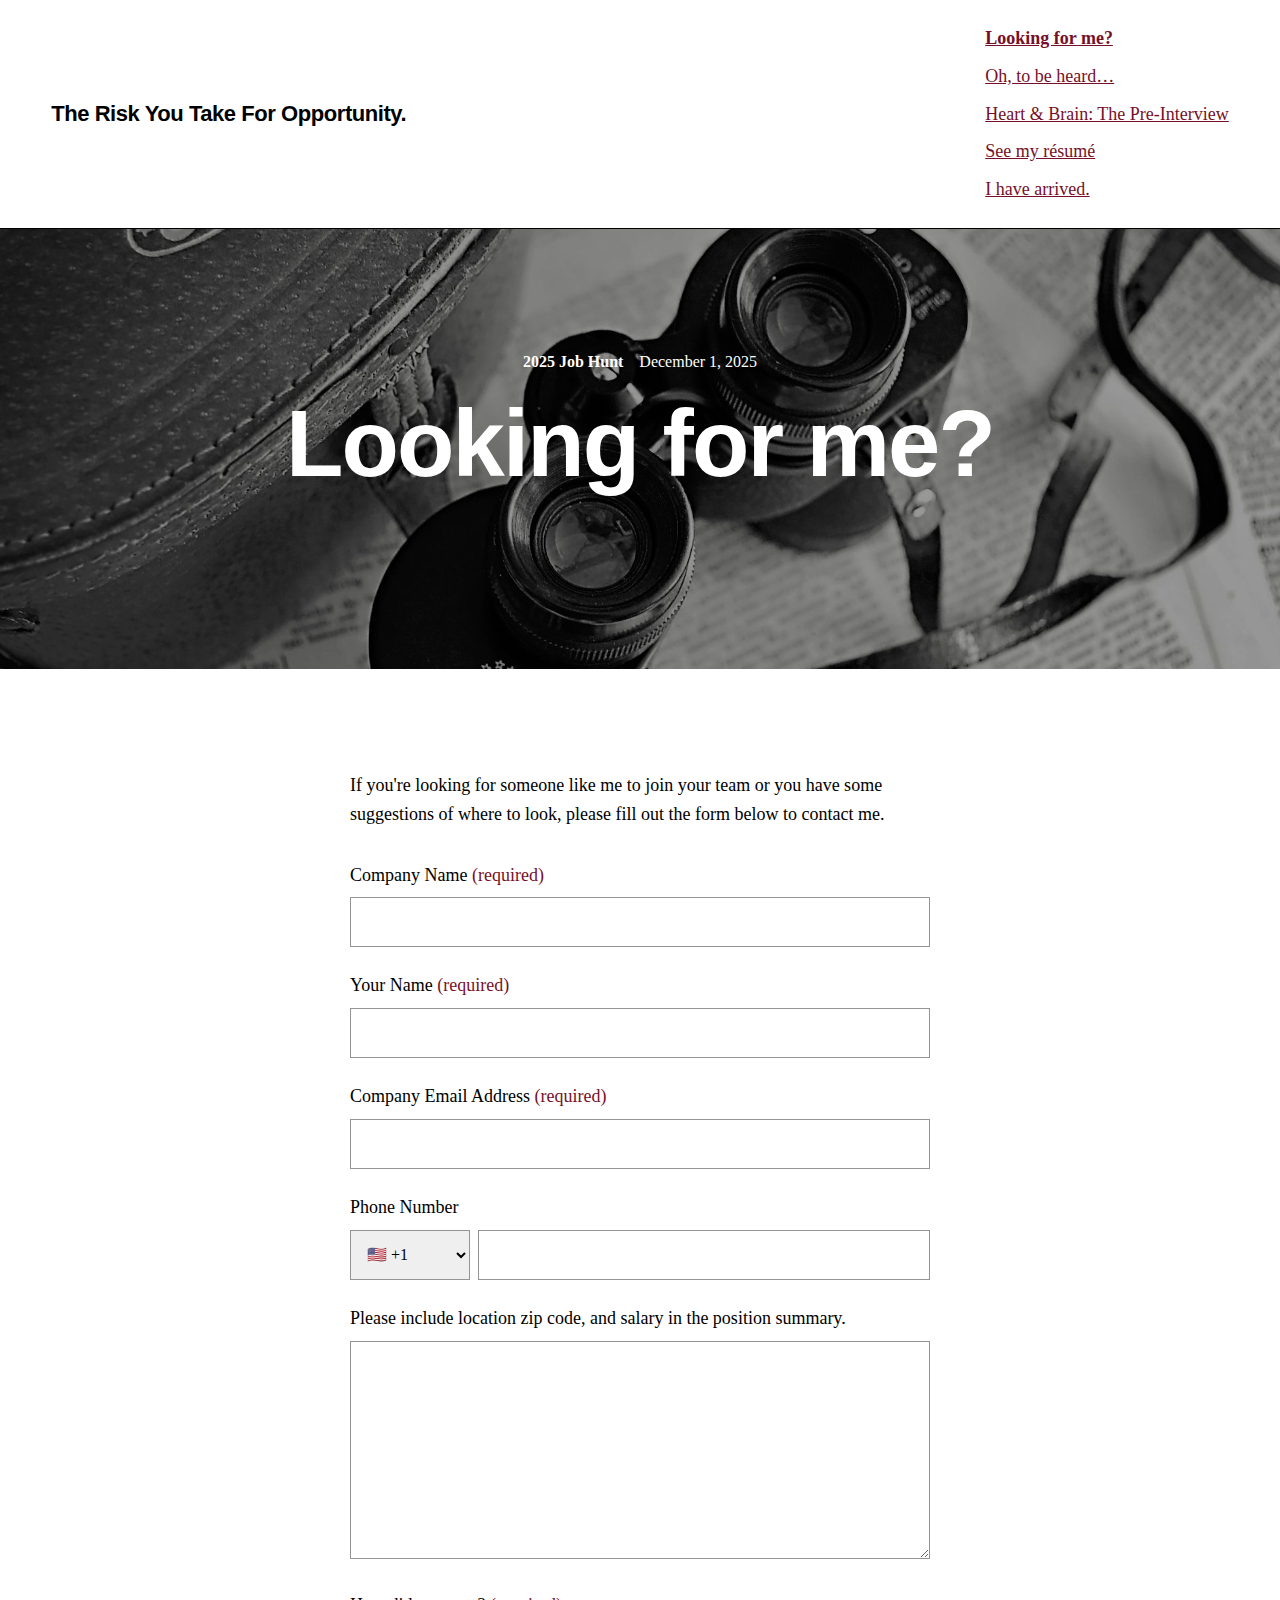
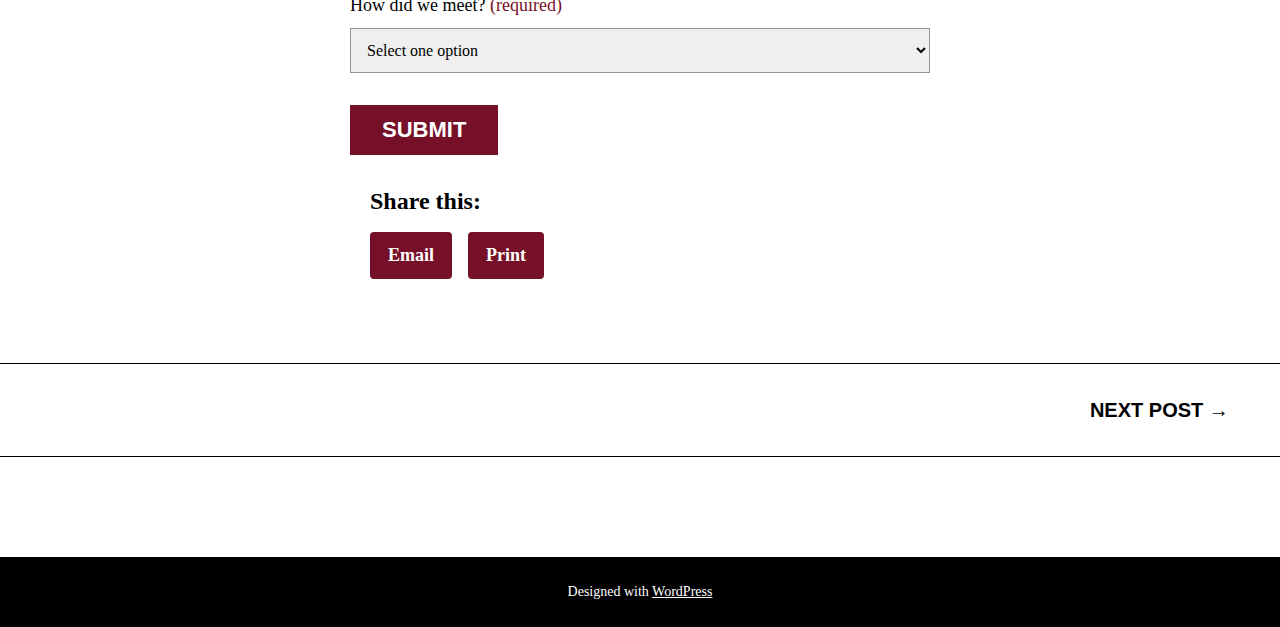
<file: looking-for-me/index.html>
<!DOCTYPE html>
<html lang="en-US">
<head>
	<meta charset="UTF-8">
	<meta name="viewport" content="width=device-width, initial-scale=1">
	<title>Looking for me? – The Risk You Take For Opportunity.</title>
	<meta name="description" content="If you're looking for someone like me to join your team or you have some suggestions of where to look, please fill out the form below to contact me.">
	<link rel="stylesheet" href="/assets/styles.css">
	<link rel="icon" href="/assets/cropped-forkinroad.jpg" sizes="32x32">
	<link rel="icon" href="/assets/cropped-forkinroad-192.jpg" sizes="192x192">
	<link rel="apple-touch-icon" href="/assets/cropped-forkinroad-180.jpg">
</head>

<body class="wp-singular post-template-default single single-post wp-embed-responsive wp-theme-vivre is-block-theme">

<a class="skip-link screen-reader-text" href="#wp--skip-link--target">Skip to content</a>

<div class="wp-site-blocks">
	<header class="wp-block-template-part">
		<div class="wp-block-group alignfull header-nav">
			<h2 class="wp-block-site-title">
				<a href="/">The Risk You Take For Opportunity.</a>
			</h2>

			<nav>
				<ul class="wp-block-latest-posts__list">
					<li><a href="/looking-for-me/" aria-current="page">Looking for me?</a></li>
					<li><a href="/to-be-heard/">Oh, to be heard…</a></li>
					<li><a href="/heart-brain-interview/">Heart &amp; Brain: The Pre-Interview</a></li>
					<li><a href="/see-my-resume/">See my résumé</a></li>
					<li><a href="/i-have-arrived/">I have arrived.</a></li>
				</ul>
			</nav>
		</div>

		<hr class="wp-block-separator alignfull">
	</header>

	<div class="wp-block-cover hero-outer">
		<span aria-hidden="true" class="wp-block-cover__background has-primary-background-color"></span>
		<div class="wp-block-cover__inner-container">
			<div class="wp-block-cover hero-inner">
				<span aria-hidden="true" class="wp-block-cover__background has-foreground-background-color"></span>
				<img src="/assets/pexels-photo-803939.jpeg" 
				     class="wp-block-cover__image-background" 
				     alt="black stelar binocular with bag" 
				     loading="eager">
				
				<div class="wp-block-cover__inner-container">
					<div class="wp-block-group post-meta">
						<div class="taxonomy-category">
							<a href="/">2025 Job Hunt</a>
						</div>
						<div class="wp-block-post-date">
							<time datetime="2025-12-01T08:00:00-05:00">December 1, 2025</time>
						</div>
					</div>

					<h1 class="wp-block-post-title">Looking for me?</h1>
				</div>
			</div>
		</div>
	</div>

	<div class="spacer-60"></div>

	<main class="wp-block-group" id="wp--skip-link--target">
		<div class="entry-content wp-block-post-content">
			<div class="wp-block-group alignfull content-section">
				<div class="is-layout-constrained">
					<p>If you're looking for someone like me to join your team or you have some suggestions of where to look, please fill out the form below to contact me.</p>
                <!--Change URL here for form submission! -->
					<form action="https://formspree.io/f/mgowoaob" method="POST" class="contact-form">
						<div class="form-field">
							<label for="company-name">Company Name <span class="required">(required)</span></label>
							<input type="text" id="company-name" name="company-name" autocomplete="organization" required>
						</div>

						<div class="form-field">
							<label for="your-name">Your Name <span class="required">(required)</span></label>
							<input type="text" id="your-name" name="name" autocomplete="name" required>
						</div>

						<div class="form-field">
							<label for="email">Company Email Address <span class="required">(required)</span></label>
							<input type="email" id="email" name="email" autocomplete="email" required>
						</div>

						<div class="form-field">
							<label for="phone">Phone Number</label>
							<div class="phone-input-wrapper">
								<select name="country-code" id="country-code" class="country-select">
									<option value="+1" data-country="US" selected>🇺🇸 +1</option>
									<option value="+44" data-country="GB">🇬🇧 +44</option>
									<option value="+33" data-country="FR">🇫🇷 +33</option>
									<option value="+49" data-country="DE">🇩🇪 +49</option>
									<option value="+81" data-country="JP">🇯🇵 +81</option>
									<option value="+86" data-country="CN">🇨🇳 +86</option>
									<option value="+61" data-country="AU">🇦🇺 +61</option>
									<option value="+91" data-country="IN">🇮🇳 +91</option>
								</select>
								<input type="tel" id="phone" name="phone" placeholder="">
							</div>
						</div>

						<div class="form-field">
							<label for="position-summary">Please include location zip code, and salary in the position summary.</label>
							<textarea id="position-summary" name="position-summary" rows="8"></textarea>
						</div>

						<div class="form-field">
							<label for="how-we-met">How did we meet? <span class="required">(required)</span></label>
							<select id="how-we-met" name="how-we-met" required>
								<option value="">Select one option</option>
								<option value="Networking">Networking</option>
								<option value="Business Card">Business Card</option>
								<option value="LinkedIn">LinkedIn</option>
								<option value="Indeed">Indeed</option>
								<option value="ZipRecruiter">ZipRecruiter</option>
							</select>
						</div>

						<div class="form-submit">
							<button type="submit" class="submit-button">Submit</button>
						</div>
					</form>

					<div class="is-layout-constrained">
			<div class="emailprint">
				<h3 class="sd-title">Share this:</h3>
				<div class="sd-content">
					<ul>
						<li class="message">
							<a href="mailto:?subject=ThisIsMyJobHunt&amp;body=Check%20out%20this%20site:%20https://thisismyjobhunt.com/" 
							   class="sd-button share-icon"
							   target="_blank"
							   rel="noopener noreferrer">
								<span>Email</span>
							</a>
						</li>
						<li class="printthis">
							<a href="javascript:window.print()" 
							   class="sd-button share-icon">
								<span>Print</span>
							</a>
						</li>
					</ul>
				</div>
			</div>
			</div>
				</div>
			</div>
		</div>
	</main>

	<div class="spacer-60"></div>

	<div class="wp-block-group alignfull post-navigation-section">
		<div class="wp-block-group">
			<div class="wp-block-columns navigation-columns">
				<div class="wp-block-column nav-prev">
					<div class="wp-block-group post-navigation-link">
						<!-- First post, No Previous
						<a href="/i-have-arrived/" rel="prev">← Previous Post</a>
					    -->
					</div>
				</div>

				<div class="wp-block-column nav-next">
					<div class="wp-block-group post-navigation-link">
						<a href="/to-be-heard/" rel="next">Next Post →</a>
					</div>
				</div>
			</div>
		</div>
	</div>

	<div class="spacer-100"></div>

	<footer class="wp-block-template-part">
		<div class="wp-block-group alignfull footer-content">
			<div class="wp-block-group alignfull footer-inner">
				<div class="wp-block-group footer-text">
					<p>Designed with <a href="https://wordpress.com/" rel="nofollow">WordPress</a></p>
				</div>
			</div>
		</div>
	</footer>
</div>

<style>
/* Additional form-specific styles */
.contact-form {
	max-width: 100%;
	margin: 2rem 0;
}

.form-field {
	margin-bottom: 1.5rem;
}

.form-field label {
	display: block;
	margin-bottom: 0.5rem;
	font-weight: 400;
}

.form-field .required {
	color: #761028;
	font-weight: 400;
}

.form-field input[type="text"],
.form-field input[type="email"],
.form-field input[type="tel"],
.form-field textarea,
.form-field select {
	width: 100%;
	padding: 0.75rem;
	border: 1px solid #949494;
	border-radius: 0;
	font-family: 'Petrona', serif;
	font-size: 1rem;
	line-height: 1.5;
	box-sizing: border-box;
}

.form-field textarea {
	resize: vertical;
	min-height: 150px;
}

.phone-input-wrapper {
	display: flex;
	gap: 0.5rem;
}

.phone-input-wrapper .country-select {
	width: 120px;
	flex-shrink: 0;
}

.phone-input-wrapper input[type="tel"] {
	flex: 1;
}

.form-submit {
	margin-top: 2rem;
}

.submit-button {
	background-color: #761028;
	color: #ffffff;
	border: none;
	border-radius: 0;
	padding: 0.75rem 2rem;
	font-family: 'Work Sans', sans-serif;
	font-size: 1.375rem;
	font-weight: 900;
	text-transform: uppercase;
	cursor: pointer;
	transition: background-color 0.2s;
}

.submit-button:hover {
	background-color: #5a0c1f;
}

@media (max-width: 768px) {
	.phone-input-wrapper {
		flex-direction: column;
	}
	
	.phone-input-wrapper .country-select {
		width: 100%;
	}
}
</style>

</body>
</html>
</file>
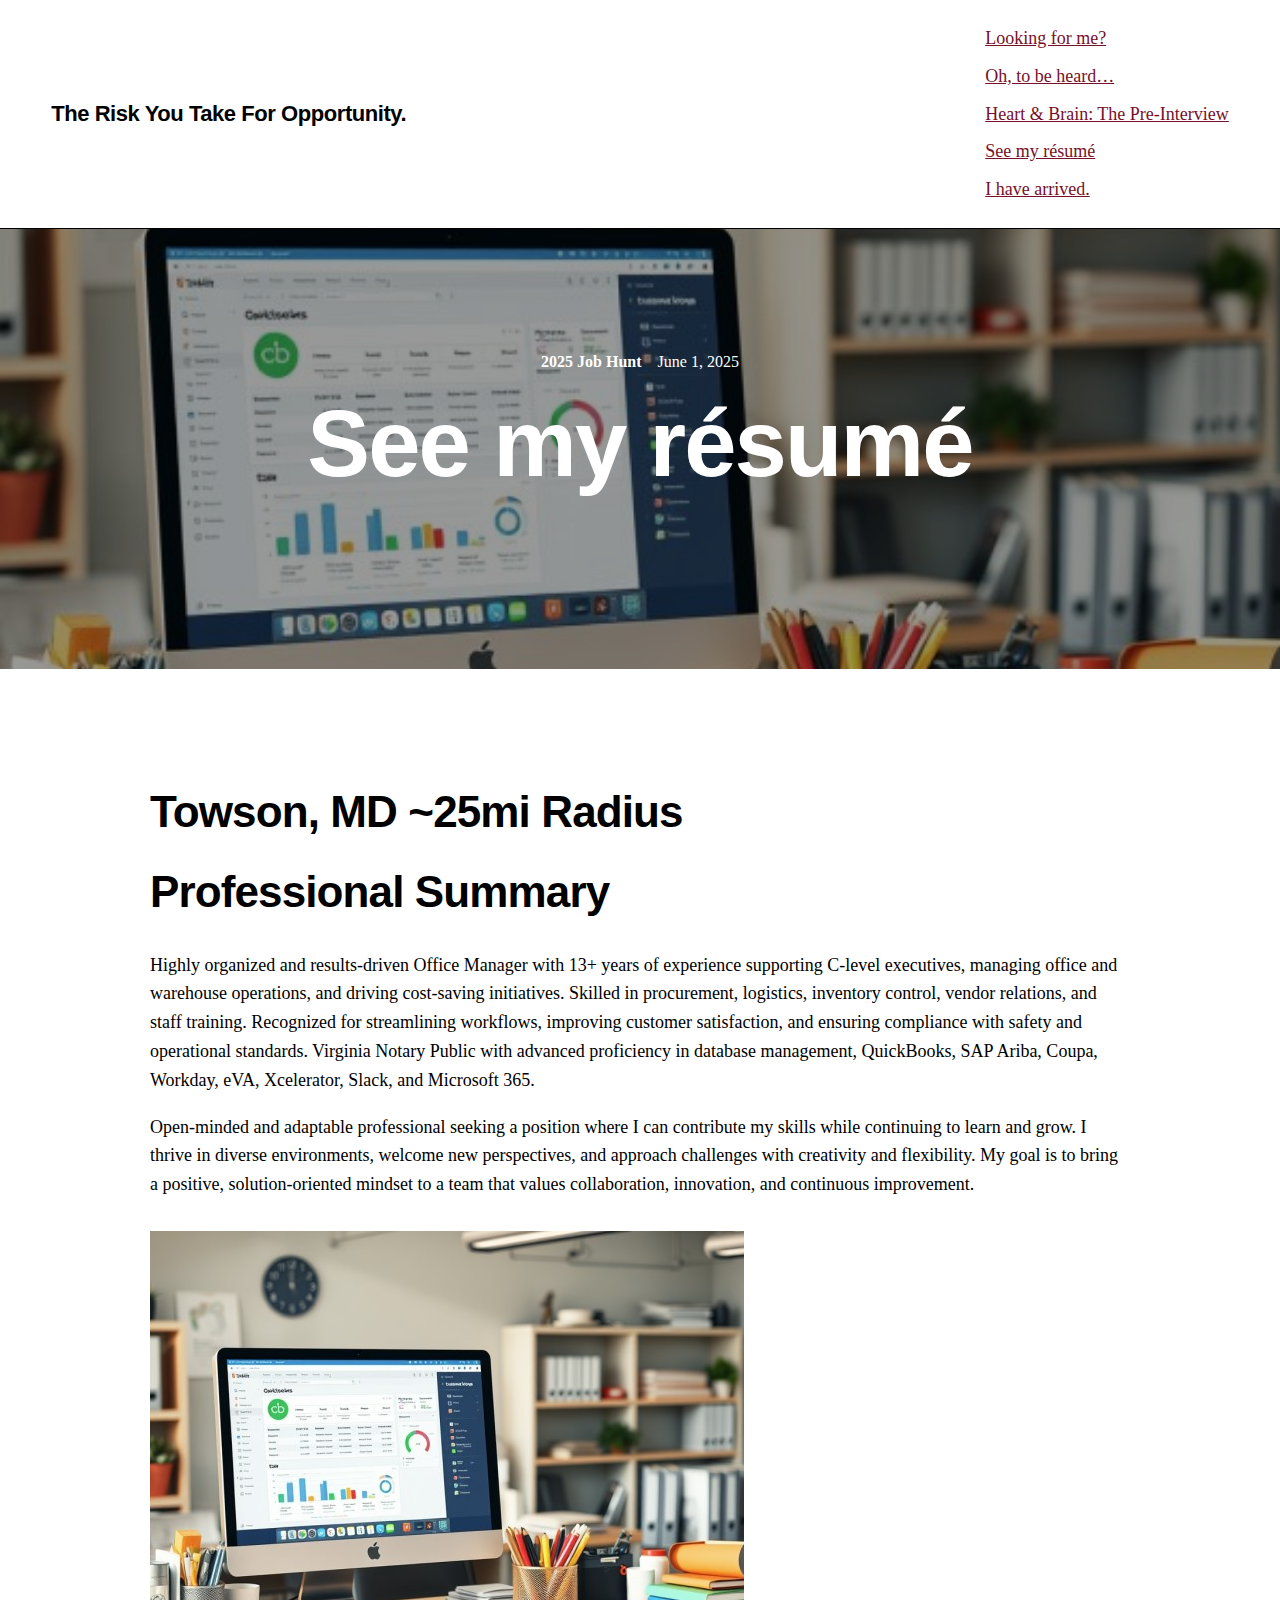
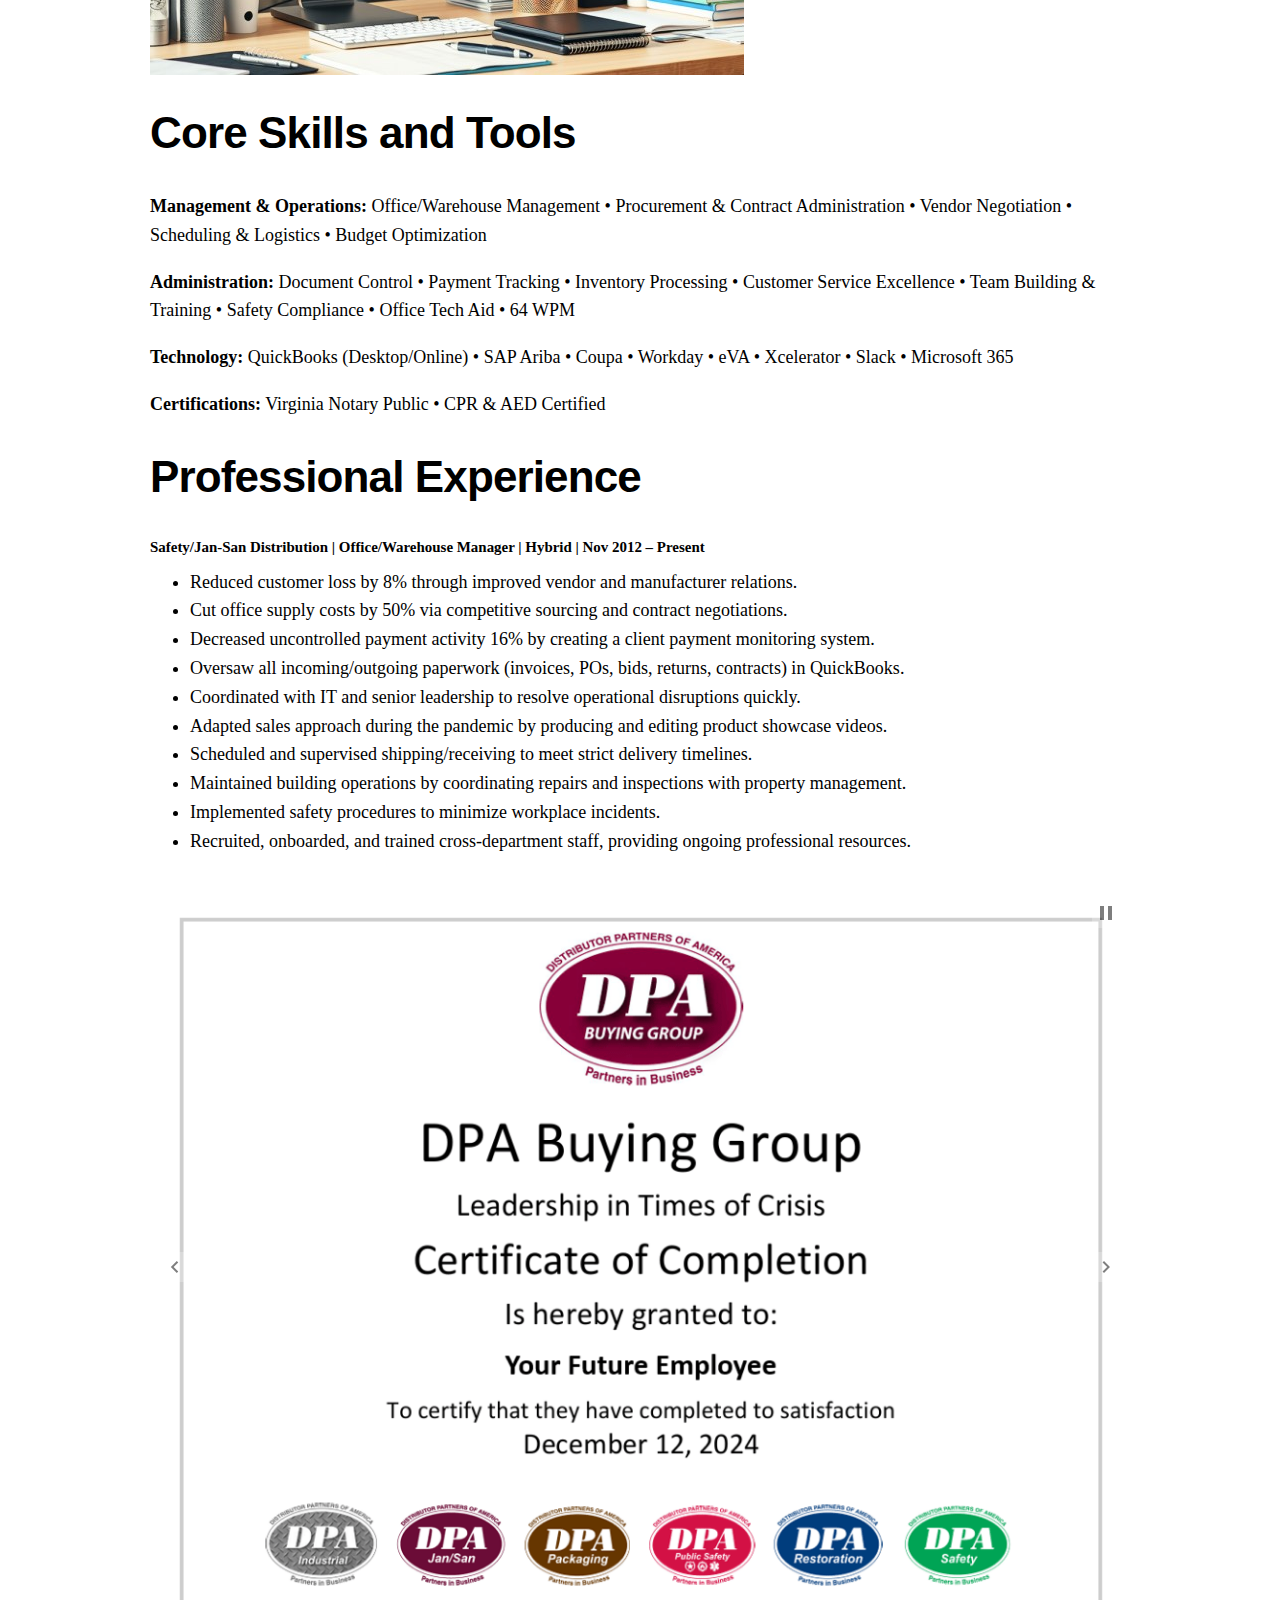
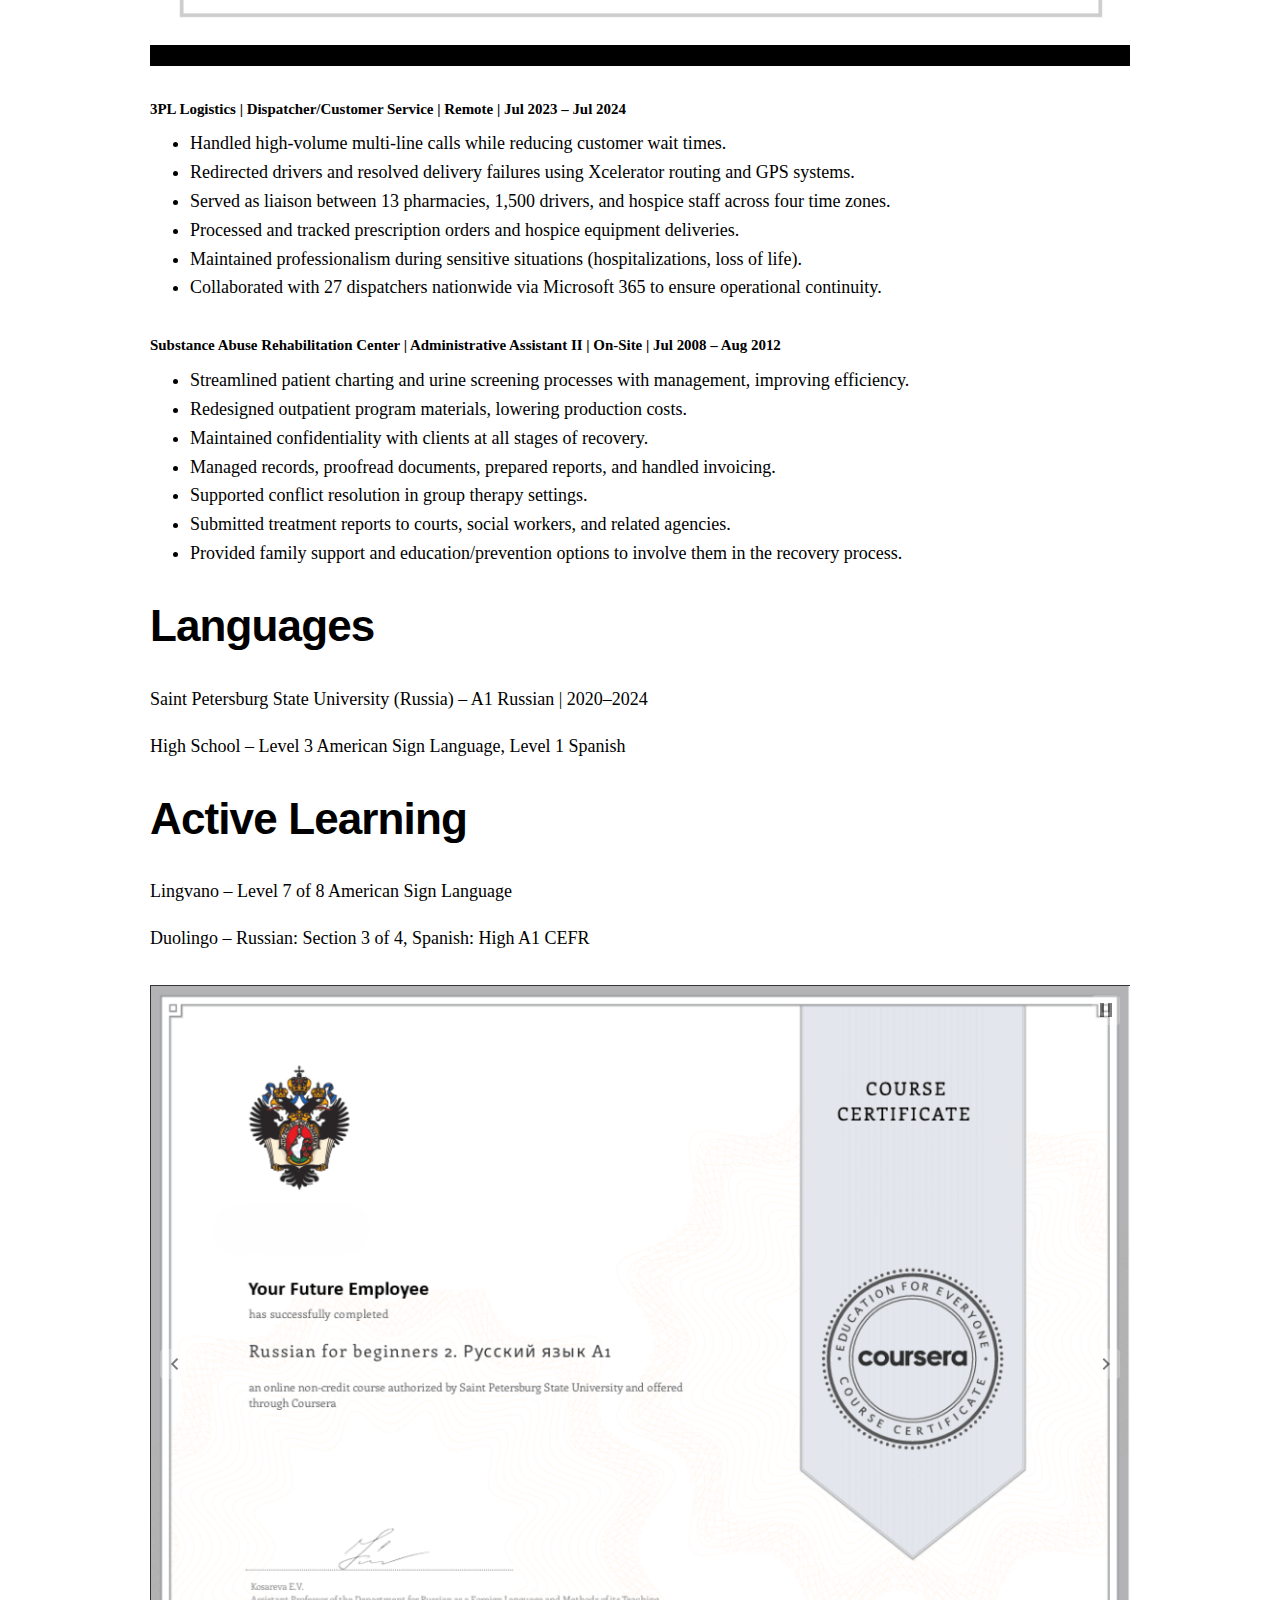
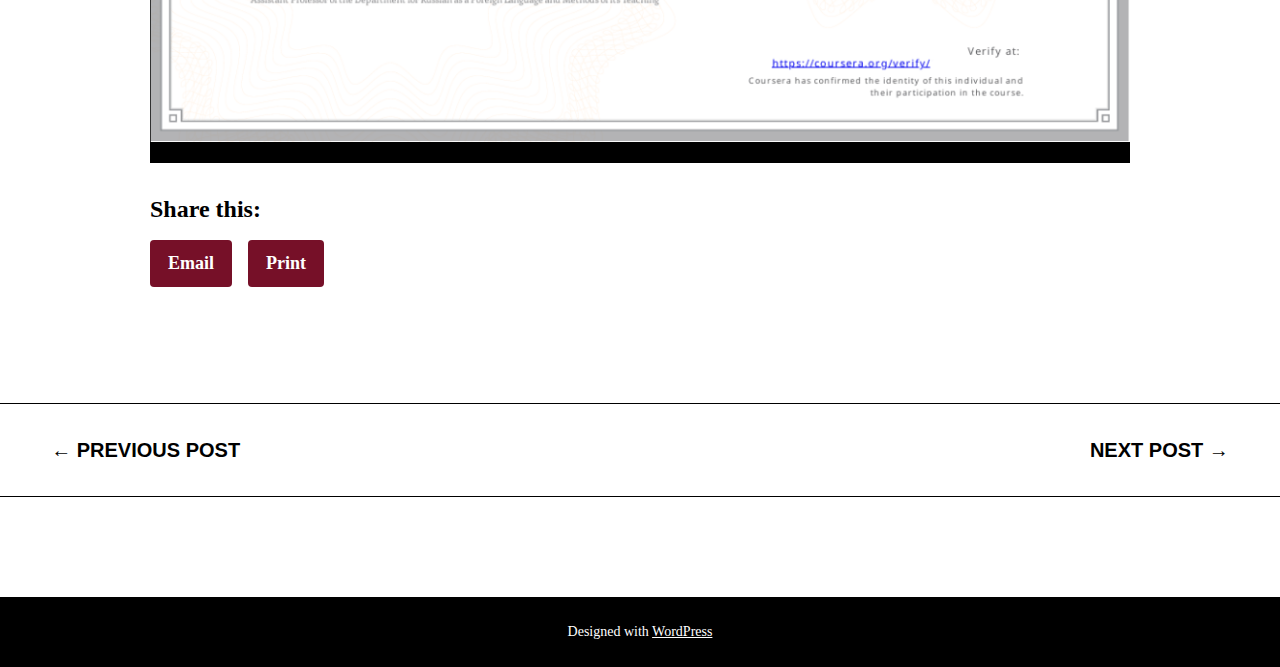
<file: see-my-resume/index.html>
<!DOCTYPE html>
<html lang="en-US">
<head>
	<meta http-equiv="Content-Type" content="text/html; charset=UTF-8">
	<meta name="viewport" content="width=device-width, initial-scale=1">
	<title>See my résumé – The Risk You Take For Opportunity.</title>
	<meta name="description" content="Highly organized and results-driven Office Manager with 13+ years of experience in Central Maryland.">
	<link rel="stylesheet" href="/assets/styles.css">
	<link rel="icon" href="/assets/cropped-forkinroad.jpg" sizes="32x32">
	<link rel="icon" href="/assets/cropped-forkinroad-192.jpg" sizes="192x192">
	<link rel="apple-touch-icon" href="/assets/cropped-forkinroad-180.jpg">
	<style>
		
	</style>
</head>

<body class="wp-singular post-template-default single single-post wp-embed-responsive wp-theme-vivre is-block-theme">

<a class="skip-link screen-reader-text" href="#wp--skip-link--target">Skip to content</a>

<div class="wp-site-blocks">
	<header class="wp-block-template-part">
		<div class="wp-block-group alignfull header-nav">
			<h2 class="wp-block-site-title">
				<a href="/" rel="home">The Risk You Take For Opportunity.</a>
			</h2>

			<nav>
				<ul class="wp-block-latest-posts__list">
					<li><a href="/looking-for-me/">Looking for me?</a></li>
					<li><a href="/to-be-heard/">Oh, to be heard…</a></li>
					<li><a href="/heart-brain-interview/">Heart &amp; Brain: The Pre-Interview</a></li>
					<li><a href="/see-my-resume/">See my résumé</a></li>
					<li><a href="/i-have-arrived/">I have arrived.</a></li>
				</ul>
			</nav>
		</div>

		<hr class="wp-block-separator alignfull">
	</header>

	<div class="wp-block-cover hero-outer">
		<span aria-hidden="true" class="wp-block-cover__background has-primary-background-color"></span>
		<div class="wp-block-cover__inner-container">
			<div class="wp-block-cover hero-inner">
				<span aria-hidden="true" class="wp-block-cover__background has-foreground-background-color"></span>
				<img src="/assets/quickbooks.jpg" class="wp-block-cover__image-background" alt="QuickBooks" loading="eager">
				<div class="wp-block-cover__inner-container">
					<div class="wp-block-group post-meta">
						<div class="taxonomy-category">
							<a href="/category/2025-job-hunt/" rel="tag">2025 Job Hunt</a>
						</div>
						<div class="wp-block-post-date">
							<time datetime="2025-06-01T08:00:27-04:00">June 1, 2025</time>
						</div>
					</div>
					<h1 class="wp-block-post-title">See my résumé</h1>
				</div>
			</div>
		</div>
	</div>

	<div class="spacer-60"></div>

	<main class="wp-block-group" id="wp--skip-link--target">
		<div class="entry-content wp-block-post-content">
			<div class="wp-block-group alignfull content-section">
				<div class="wp-block-group alignwide resume-content">
					<h2>Towson, MD ~25mi Radius</h2>

					<h2>Professional Summary</h2>
					<p>Highly organized and results-driven Office Manager with 13+ years of experience supporting C-level executives, managing office and warehouse operations, and driving cost-saving initiatives. Skilled in procurement, logistics, inventory control, vendor relations, and staff training. Recognized for streamlining workflows, improving customer satisfaction, and ensuring compliance with safety and operational standards. Virginia Notary Public with advanced proficiency in database management, QuickBooks, SAP Ariba, Coupa, Workday, eVA, Xcelerator, Slack, and Microsoft 365.</p>

					<p>Open-minded and adaptable professional seeking a position where I can contribute my skills while continuing to learn and grow. I thrive in diverse environments, welcome new perspectives, and approach challenges with creativity and flexibility. My goal is to bring a positive, solution-oriented mindset to a team that values collaboration, innovation, and continuous improvement.</p>

					<figure class="wp-block-image">
						<img src="/assets/quickbooks.jpg" alt="QuickBooks">
					</figure>

					<h2>Core Skills and Tools</h2>
					<p><strong>Management &amp; Operations:</strong> Office/Warehouse Management • Procurement &amp; Contract Administration • Vendor Negotiation • Scheduling &amp; Logistics • Budget Optimization</p>

					<p><strong>Administration:</strong> Document Control • Payment Tracking • Inventory Processing • Customer Service Excellence • Team Building &amp; Training • Safety Compliance • Office Tech Aid • 64 WPM</p>

					<p><strong>Technology:</strong> QuickBooks (Desktop/Online) • SAP Ariba • Coupa • Workday • eVA • Xcelerator • Slack • Microsoft 365</p>

					<p><strong>Certifications:</strong> Virginia Notary Public • CPR &amp; AED Certified</p>

					<h2>Professional Experience</h2>

					<h5><strong>Safety/Jan-San Distribution | Office/Warehouse Manager | Hybrid | Nov 2012 – Present</strong></h5>
					<ul>
						<li>Reduced customer loss by 8% through improved vendor and manufacturer relations.</li>
						<li>Cut office supply costs by 50% via competitive sourcing and contract negotiations.</li>
						<li>Decreased uncontrolled payment activity 16% by creating a client payment monitoring system.</li>
						<li>Oversaw all incoming/outgoing paperwork (invoices, POs, bids, returns, contracts) in QuickBooks.</li>
						<li>Coordinated with IT and senior leadership to resolve operational disruptions quickly.</li>
						<li>Adapted sales approach during the pandemic by producing and editing product showcase videos.</li>
						<li>Scheduled and supervised shipping/receiving to meet strict delivery timelines.</li>
						<li>Maintained building operations by coordinating repairs and inspections with property management.</li>
						<li>Implemented safety procedures to minimize workplace incidents.</li>
						<li>Recruited, onboarded, and trained cross-department staff, providing ongoing professional resources.</li>
					</ul>

					<!-- First Slideshow -->
					<div class="slideshow-container aligncenter" data-autoplay="true" data-delay="3">
						<div class="slideshow-wrapper">
							<button class="slideshow-pause" aria-label="Pause Slideshow" title="Pause/Play">
								<svg width="24" height="24" viewBox="0 0 24 24" fill="none">
									<path d="M6 19h4V5H6zm8-14v14h4V5z" fill="currentColor"/>
								</svg>
							</button>
							
							<div class="slideshow-slide active">
								<img src="/assets/crisis-leadership.png" alt="Crisis Leadership Certificate">
							</div>
							<div class="slideshow-slide">
								<img src="/assets/negotiations.png" alt="Negotiations Certificate">
							</div>
							<div class="slideshow-slide">
								<img src="/assets/change-management.png" alt="Change Management Certificate">
							</div>
							<div class="slideshow-slide">
								<img src="/assets/customer-retention.png" alt="Customer Retention Certificate">
							</div>
							<div class="slideshow-slide">
								<img src="/assets/osha.png" alt="OSHA Certificate">
							</div>

							<button class="slideshow-nav slideshow-prev" aria-label="Previous slide">
								<svg width="25" height="24" viewBox="0 0 25 24" fill="none">
									<path d="M16.207 16.59L11.65 12l4.557-4.59L14.804 6l-5.97 6 5.97 6z" fill="currentColor"/>
								</svg>
							</button>
							<button class="slideshow-nav slideshow-next" aria-label="Next slide">
								<svg width="25" height="24" viewBox="0 0 25 24" fill="none">
									<path d="M8.598 16.59L13.156 12 8.598 7.41 10.001 6l5.97 6-5.97 6z" fill="currentColor"/>
								</svg>
							</button>
						</div>
						<div class="slideshow-dots"></div>
					</div>

					<h5><strong>3PL Logistics | Dispatcher/Customer Service | Remote | Jul 2023 – Jul 2024</strong></h5>
					<ul>
						<li>Handled high-volume multi-line calls while reducing customer wait times.</li>
						<li>Redirected drivers and resolved delivery failures using Xcelerator routing and GPS systems.</li>
						<li>Served as liaison between 13 pharmacies, 1,500 drivers, and hospice staff across four time zones.</li>
						<li>Processed and tracked prescription orders and hospice equipment deliveries.</li>
						<li>Maintained professionalism during sensitive situations (hospitalizations, loss of life).</li>
						<li>Collaborated with 27 dispatchers nationwide via Microsoft 365 to ensure operational continuity.</li>
					</ul>

					<h5><strong>Substance Abuse Rehabilitation Center | Administrative Assistant II | On-Site | Jul 2008 – Aug 2012</strong></h5>
					<ul>
						<li>Streamlined patient charting and urine screening processes with management, improving efficiency.</li>
						<li>Redesigned outpatient program materials, lowering production costs.</li>
						<li>Maintained confidentiality with clients at all stages of recovery.</li>
						<li>Managed records, proofread documents, prepared reports, and handled invoicing.</li>
						<li>Supported conflict resolution in group therapy settings.</li>
						<li>Submitted treatment reports to courts, social workers, and related agencies.</li>
						<li>Provided family support and education/prevention options to involve them in the recovery process.</li>
					</ul>

					<h2>Languages</h2>
					<p>Saint Petersburg State University (Russia) – A1 Russian | 2020–2024</p>
					<p>High School – Level 3 American Sign Language, Level 1 Spanish</p>

					<h2>Active Learning</h2>
					<p>Lingvano – Level 7 of 8 American Sign Language</p>
					<p>Duolingo – Russian: Section 3 of 4, Spanish: High A1 CEFR</p>

					<!-- Second Slideshow -->
					<div class="slideshow-container aligncenter" data-autoplay="true" data-delay="3">
						<div class="slideshow-wrapper">
							<button class="slideshow-pause" aria-label="Pause Slideshow" title="Pause/Play">
								<svg width="24" height="24" viewBox="0 0 24 24" fill="none">
									<path d="M6 19h4V5H6zm8-14v14h4V5z" fill="currentColor"/>
								</svg>
							</button>
							
							<div class="slideshow-slide active">
								<img src="/assets/coursera-no-name-a1-2.png" alt="Coursera Certificate 1">
							</div>
							<div class="slideshow-slide">
								<img src="/assets/coursera-no-name-a1.png" alt="Coursera Certificate 2">
							</div>
							<div class="slideshow-slide">
								<img src="/assets/screenshot-2025-12-11-133603.png" alt="Certificate 3">
							</div>
							<div class="slideshow-slide">
								<img src="/assets/screenshot-2025-12-11-133820.png" alt="Certificate 4">
							</div>
							<div class="slideshow-slide">
								<img src="/assets/img_6805.jpg" alt="Certificate 5">
							</div>
							<div class="slideshow-slide">
								<img src="/assets/duolingo_sharing-1.png" alt="Duolingo Progress 1">
							</div>
							<div class="slideshow-slide">
								<img src="/assets/duolingo_sharing-6.png" alt="Duolingo Progress 2">
							</div>
							<div class="slideshow-slide">
								<img src="/assets/duolingo_sharing-2.png" alt="Duolingo Progress 3">
							</div>
							<div class="slideshow-slide">
								<img src="/assets/duolingo_sharing-3.png" alt="Duolingo Progress 4">
							</div>

							<button class="slideshow-nav slideshow-prev" aria-label="Previous slide">
								<svg width="25" height="24" viewBox="0 0 25 24" fill="none">
									<path d="M16.207 16.59L11.65 12l4.557-4.59L14.804 6l-5.97 6 5.97 6z" fill="currentColor"/>
								</svg>
							</button>
							<button class="slideshow-nav slideshow-next" aria-label="Next slide">
								<svg width="25" height="24" viewBox="0 0 25 24" fill="none">
									<path d="M8.598 16.59L13.156 12 8.598 7.41 10.001 6l5.97 6-5.97 6z" fill="currentColor"/>
								</svg>
							</button>
						</div>
						<div class="slideshow-dots"></div>
					</div>

					<div class="sharedaddy">
						<h3 class="sd-title">Share this:</h3>
						<div class="sd-content">
							<ul>
								<li class="share-email">
									<a href="mailto:?subject=See%20my%20r%C3%A9sum%C3%A9&body=Check%20out%20this%20page" 
									   class="sd-button share-icon"
									   target="_blank"
									   rel="noopener noreferrer">
										<span>Email</span>
									</a>
								</li>
								<li class="share-print">
									<a href="javascript:window.print()" 
									   class="sd-button share-icon">
										<span>Print</span>
									</a>
								</li>
							</ul>
						</div>
					</div>
				</div>
			</div>
		</div>
	</main>

	<div class="spacer-60"></div>

	<div class="wp-block-group alignfull post-navigation-section">
		<div class="wp-block-group">
			<div class="wp-block-columns navigation-columns">
				<div class="wp-block-column nav-prev">
					<div class="wp-block-group post-navigation-link">
						<a href="/i-have-arrived/" rel="prev">← Previous Post</a>
					</div>
				</div>
				<div class="wp-block-column nav-next">
					<div class="wp-block-group post-navigation-link">
						<a href="/heart-brain-interview/" rel="next">Next Post →</a>
					</div>
				</div>
			</div>
		</div>
	</div>

	<div class="spacer-100"></div>

	<footer class="wp-block-template-part">
		<div class="wp-block-group alignfull footer-content">
			<div class="wp-block-group alignfull footer-inner">
				<div class="wp-block-group footer-text">
					<p>Designed with <a href="https://wordpress.com/" rel="nofollow">WordPress</a></p>
				</div>
			</div>
		</div>
	</footer>
</div>

<script>
// Slideshow functionality
class Slideshow {
	constructor(container) {
		this.container = container;
		this.slides = container.querySelectorAll('.slideshow-slide');
		this.currentSlide = 0;
		this.autoplay = container.dataset.autoplay === 'true';
		this.delay = parseInt(container.dataset.delay || 3) * 1000;
		this.playing = this.autoplay;
		this.autoplayTimer = null;

		this.init();
	}

	init() {
		// Create dots
		const dotsContainer = this.container.querySelector('.slideshow-dots');
		this.slides.forEach((_, index) => {
			const dot = document.createElement('button');
			dot.className = 'slideshow-dot' + (index === 0 ? ' active' : '');
			dot.setAttribute('aria-label', `Go to slide ${index + 1}`);
			dot.addEventListener('click', () => this.goToSlide(index));
			dotsContainer.appendChild(dot);
		});
		this.dots = dotsContainer.querySelectorAll('.slideshow-dot');

		// Navigation buttons
		const prevBtn = this.container.querySelector('.slideshow-prev');
		const nextBtn = this.container.querySelector('.slideshow-next');
		prevBtn.addEventListener('click', () => this.prevSlide());
		nextBtn.addEventListener('click', () => this.nextSlide());

		// Pause button
		const pauseBtn = this.container.querySelector('.slideshow-pause');
		pauseBtn.addEventListener('click', () => this.togglePlayPause());

		// Start autoplay if enabled
		if (this.autoplay) {
			this.startAutoplay();
		}

		// Pause on hover
		this.container.addEventListener('mouseenter', () => {
			if (this.playing) {
				this.stopAutoplay();
			}
		});
		this.container.addEventListener('mouseleave', () => {
			if (this.playing) {
				this.startAutoplay();
			}
		});
	}

	goToSlide(index) {
		this.slides[this.currentSlide].classList.remove('active');
		this.dots[this.currentSlide].classList.remove('active');
		
		this.currentSlide = index;
		
		this.slides[this.currentSlide].classList.add('active');
		this.dots[this.currentSlide].classList.add('active');
	}

	nextSlide() {
		const next = (this.currentSlide + 1) % this.slides.length;
		this.goToSlide(next);
	}

	prevSlide() {
		const prev = (this.currentSlide - 1 + this.slides.length) % this.slides.length;
		this.goToSlide(prev);
	}

	startAutoplay() {
		this.stopAutoplay();
		this.autoplayTimer = setInterval(() => this.nextSlide(), this.delay);
	}

	stopAutoplay() {
		if (this.autoplayTimer) {
			clearInterval(this.autoplayTimer);
			this.autoplayTimer = null;
		}
	}

	togglePlayPause() {
		this.playing = !this.playing;
		const pauseBtn = this.container.querySelector('.slideshow-pause');
		
		if (this.playing) {
			this.startAutoplay();
			pauseBtn.innerHTML = '<svg width="24" height="24" viewBox="0 0 24 24" fill="none"><path d="M6 19h4V5H6zm8-14v14h4V5z" fill="currentColor"/></svg>';
			pauseBtn.setAttribute('aria-label', 'Pause Slideshow');
		} else {
			this.stopAutoplay();
			pauseBtn.innerHTML = '<svg width="24" height="24" viewBox="0 0 24 24" fill="none"><path d="M8 5v14l11-7z" fill="currentColor"/></svg>';
			pauseBtn.setAttribute('aria-label', 'Play Slideshow');
		}
	}
}

// Initialize all slideshows
document.addEventListener('DOMContentLoaded', () => {
	document.querySelectorAll('.slideshow-container').forEach(container => {
		new Slideshow(container);
	});
});
</script>

</body>
</html>
</file>
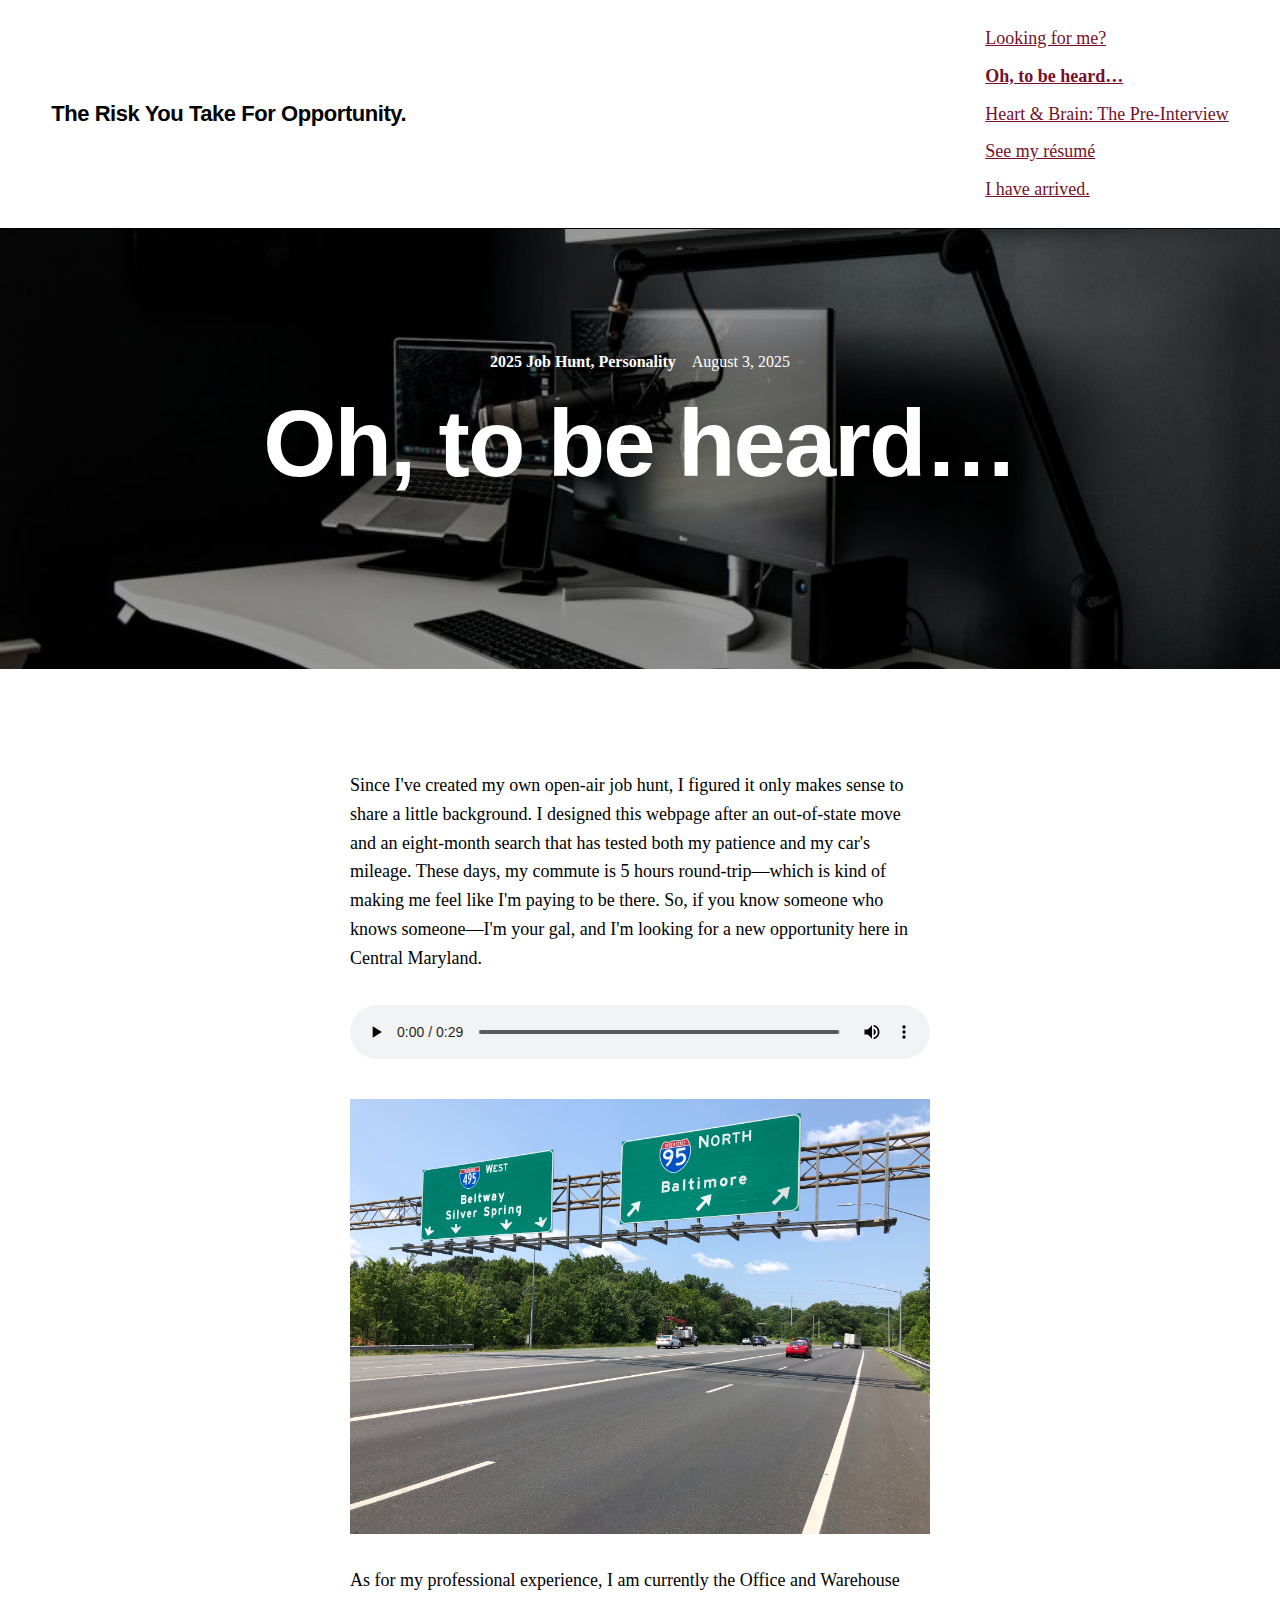
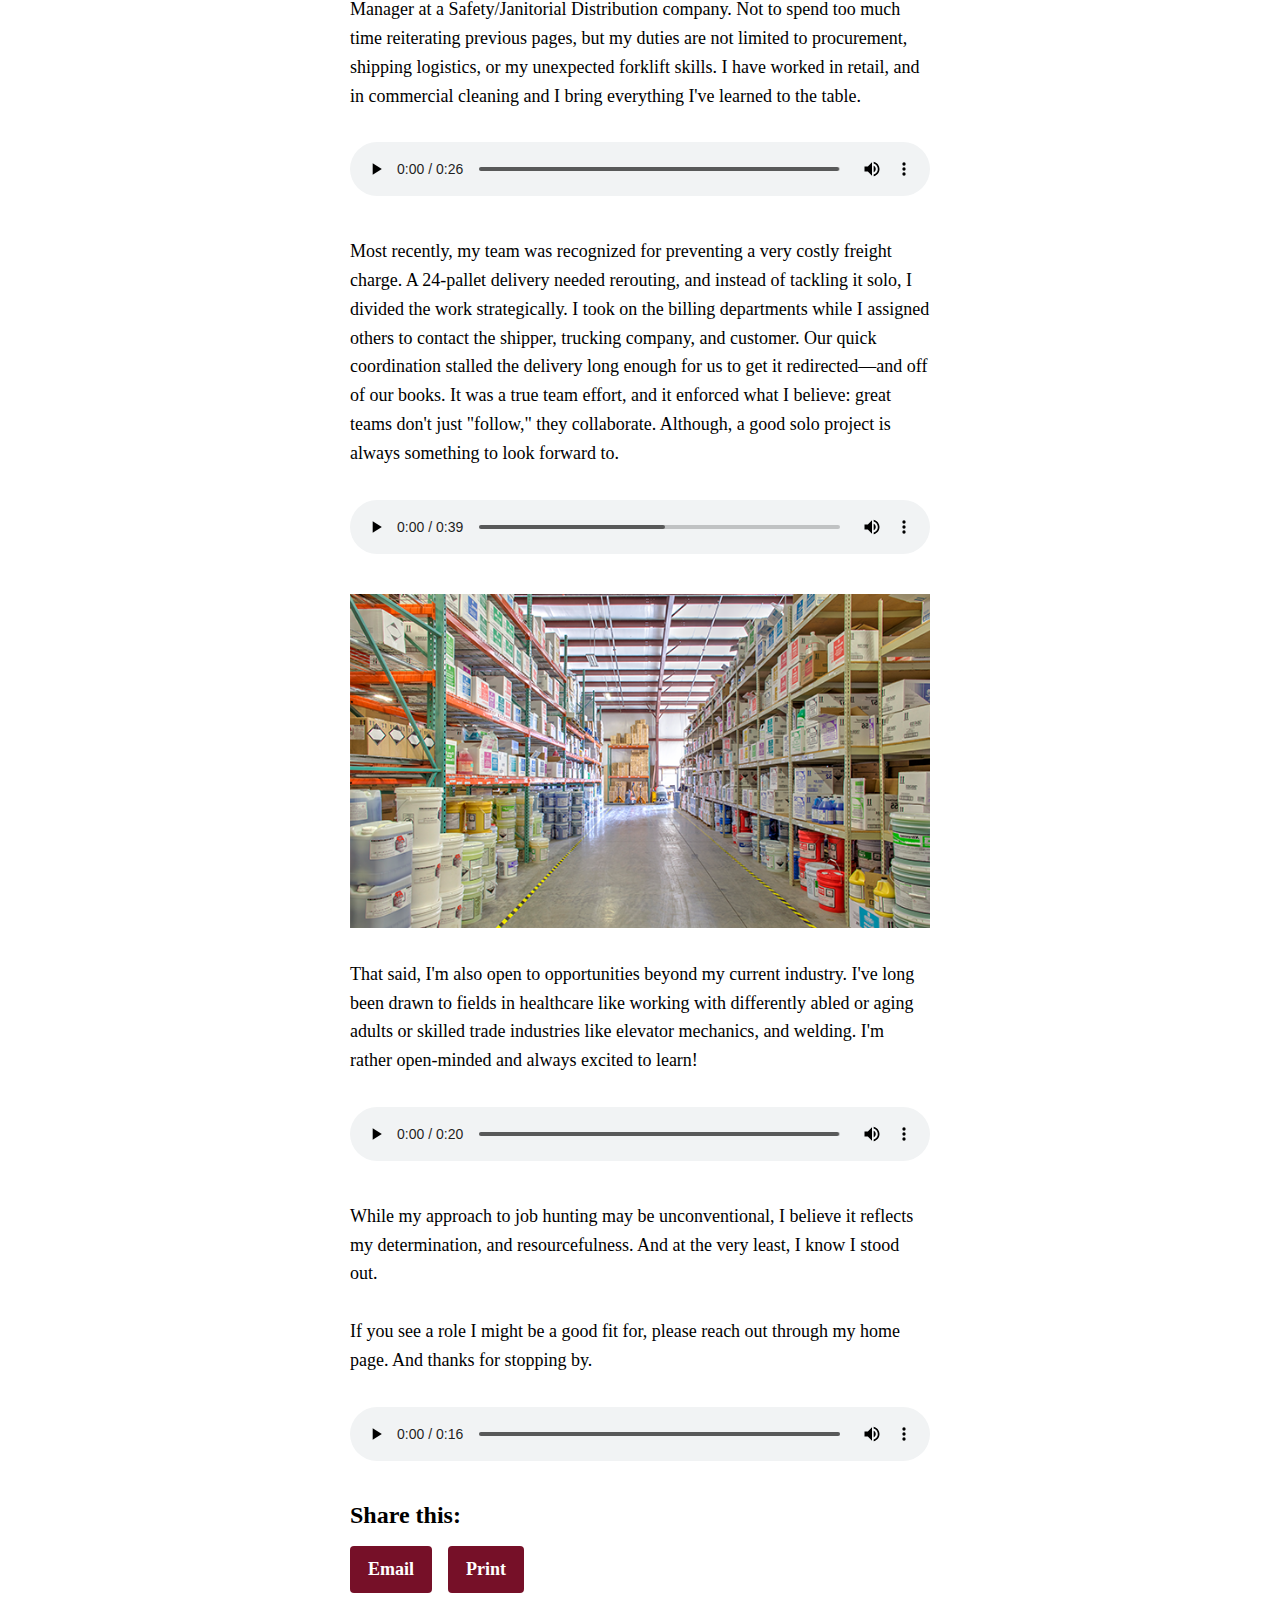
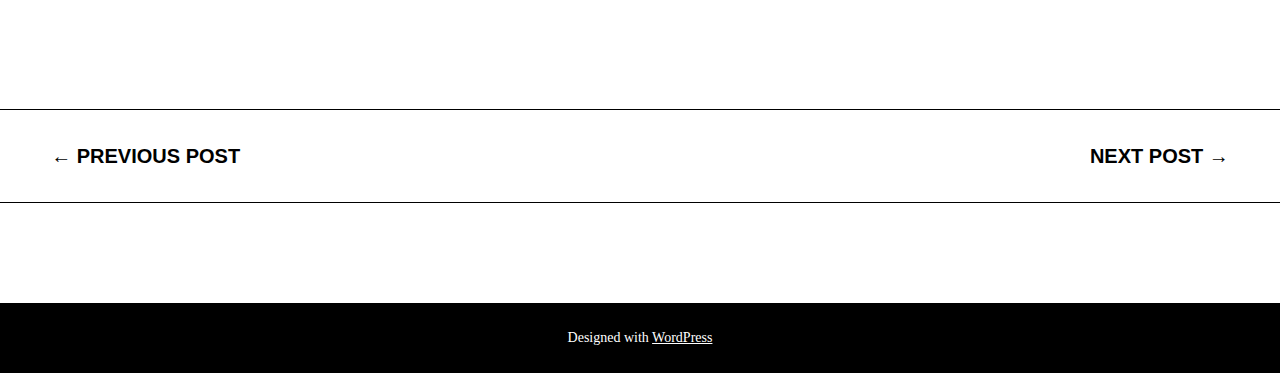
<file: to-be-heard/index.html>
<!DOCTYPE html>
<html lang="en-US">
<head>
	<meta charset="UTF-8">
	<meta name="viewport" content="width=device-width, initial-scale=1">
	<title>Oh, to be heard… – The Risk You Take For Opportunity.</title>
	<meta name="description" content="Since I've created my own open-air job hunt, I figured it only makes sense to share a little background. I designed this webpage after an out-of-state move and an eight-month search that has tested both my patience and my car's mileage.">
	<link rel="stylesheet" href="/assets/styles.css">
	<link rel="icon" href="/assets/cropped-forkinroad.jpg" sizes="32x32">
	<link rel="icon" href="/assets/cropped-forkinroad-192.jpg" sizes="192x192">
	<link rel="apple-touch-icon" href="/assets/cropped-forkinroad-180.jpg">
</head>

<body class="wp-singular post-template-default single single-post wp-embed-responsive wp-theme-vivre is-block-theme">

<a class="skip-link screen-reader-text" href="#wp--skip-link--target">Skip to content</a>

<div class="wp-site-blocks">
	<header class="wp-block-template-part">
		<div class="wp-block-group alignfull header-nav">
			<h2 class="wp-block-site-title">
				<a href="/">The Risk You Take For Opportunity.</a>
			</h2>

			<nav>
				<ul class="wp-block-latest-posts__list">
					<li><a href="/looking-for-me/">Looking for me?</a></li>
					<li><a href="/to-be-heard/" aria-current="page">Oh, to be heard…</a></li>
					<li><a href="/heart-brain-interview/">Heart &amp; Brain: The Pre-Interview</a></li>
					<li><a href="/see-my-resume/">See my résumé</a></li>
					<li><a href="/i-have-arrived/">I have arrived.</a></li>
				</ul>
			</nav>
		</div>

		<hr class="wp-block-separator alignfull">
	</header>

	<div class="wp-block-cover hero-outer">
		<span aria-hidden="true" class="wp-block-cover__background has-primary-background-color"></span>
		<div class="wp-block-cover__inner-container">
			<div class="wp-block-cover hero-inner">
				<span aria-hidden="true" class="wp-block-cover__background has-foreground-background-color"></span>
				<img src="/assets/pexels-photo-4506938.jpeg" 
				     class="wp-block-cover__image-background" 
				     alt="Computer set up on a workspace" 
				     loading="eager">
				
				<div class="wp-block-cover__inner-container">
					<div class="wp-block-group post-meta">
						<div class="taxonomy-category">
							<a href="/category/2025-job-hunt/">2025 Job Hunt</a>, 
							<a href="/category/personality/">Personality</a>
						</div>
						<div class="wp-block-post-date">
							<time datetime="2025-08-03T08:00:00-04:00">August 3, 2025</time>
						</div>
					</div>

					<h1 class="wp-block-post-title">Oh, to be heard…</h1>
				</div>
			</div>
		</div>
	</div>

	<div class="spacer-60"></div>

	<main class="wp-block-group" id="wp--skip-link--target">
		<div class="entry-content wp-block-post-content">
			<div class="wp-block-group alignfull content-section">
				<div class="is-layout-constrained">
					<p>Since I've created my own open-air job hunt, I figured it only makes sense to share a little background. I designed this webpage after an out-of-state move and an eight-month search that has tested both my patience and my car's mileage. These days, my commute is 5 hours round-trip—which is kind of making me feel like I'm paying to be there. So, if you know someone who knows someone—I'm your gal, and I'm looking for a new opportunity here in Central Maryland.</p>

					<figure class="wp-block-audio">
						<audio controls src="/assets/Para1newmic.mp3"></audio>
					</figure>

					<figure class="wp-block-image">
						<img src="/assets/beltway-traffic.jpg" 
						     alt="View north along the outer loop of the Capital Beltway at the split between Interstate 95 North towards Baltimore and Interstate 495 West towards Silver Spring"
						     loading="lazy">
					</figure>

					<p>As for my professional experience, I am currently the Office and Warehouse Manager at a Safety/Janitorial Distribution company. Not to spend too much time reiterating previous pages, but my duties are not limited to procurement, shipping logistics, or my unexpected forklift skills. I have worked in retail, and in commercial cleaning and I bring everything I've learned to the table.</p>

					<figure class="wp-block-audio">
						<audio controls src="/assets/para2newmic.mp3"></audio>
					</figure>

					<p>Most recently, my team was recognized for preventing a very costly freight charge. A 24-pallet delivery needed rerouting, and instead of tackling it solo, I divided the work strategically. I took on the billing departments while I assigned others to contact the shipper, trucking company, and customer. Our quick coordination stalled the delivery long enough for us to get it redirected—and off of our books. It was a true team effort, and it enforced what I believe: great teams don't just "follow," they collaborate. Although, a good solo project is always something to look forward to.</p>

					<figure class="wp-block-audio">
						<audio controls src="/assets/para3newmic.mp3"></audio>
					</figure>

					<figure class="wp-block-image">
						<img src="/assets/warehouse.png" 
						     alt="Warehouse interior"
						     loading="lazy">
					</figure>

					<p>That said, I'm also open to opportunities beyond my current industry. I've long been drawn to fields in healthcare like working with differently abled or aging adults or skilled trade industries like elevator mechanics, and welding. I'm rather open-minded and always excited to learn!</p>

					<figure class="wp-block-audio">
						<audio controls src="/assets/para4newmic.mp3"></audio>
					</figure>

					<p>While my approach to job hunting may be unconventional, I believe it reflects my determination, and resourcefulness. And at the very least, I know I stood out.<br><br>If you see a role I might be a good fit for, please reach out through my home page. And thanks for stopping by.</p>

					<figure class="wp-block-audio">
						<audio controls src="/assets/para5newmic.mp3"></audio>
					</figure>

					<div class="sharedaddy">
						<h3 class="sd-title">Share this:</h3>
						<div class="sd-content">
							<ul>
								<li class="share-email">
									<a href="mailto:?subject=Oh,%20to%20be%20heard...&amp;body=Check%20out%20this%20post:%20https://thisismyjobhunt.com/to-be-heard/" 
									   class="sd-button share-icon"
									   target="_blank"
									   rel="noopener noreferrer">
										<span>Email</span>
									</a>
								</li>
								<li class="share-print">
									<a href="javascript:window.print()" 
									   class="sd-button share-icon">
										<span>Print</span>
									</a>
								</li>
							</ul>
						</div>
					</div>
				</div>
			</div>
		</div>
	</main>

	<div class="spacer-60"></div>

	<div class="wp-block-group alignfull post-navigation-section">
		<div class="wp-block-group">
			<div class="wp-block-columns navigation-columns">
				<div class="wp-block-column nav-prev">
					<div class="wp-block-group post-navigation-link">
						<a href="/looking-for-me/" rel="prev">← Previous Post</a>
					</div>
				</div>

				<div class="wp-block-column nav-next">
					<div class="wp-block-group post-navigation-link">
						<a href="/heart-brain-interview/" rel="next">Next Post →</a>
					</div>
				</div>
			</div>
		</div>
	</div>

	<div class="spacer-100"></div>

	<footer class="wp-block-template-part">
		<div class="wp-block-group alignfull footer-content">
			<div class="wp-block-group alignfull footer-inner">
				<div class="wp-block-group footer-text">
					<p>Designed with <a href="https://wordpress.com/" rel="nofollow">WordPress</a></p>
				</div>
			</div>
		</div>
	</footer>
</div>

</body>
</html>
</file>
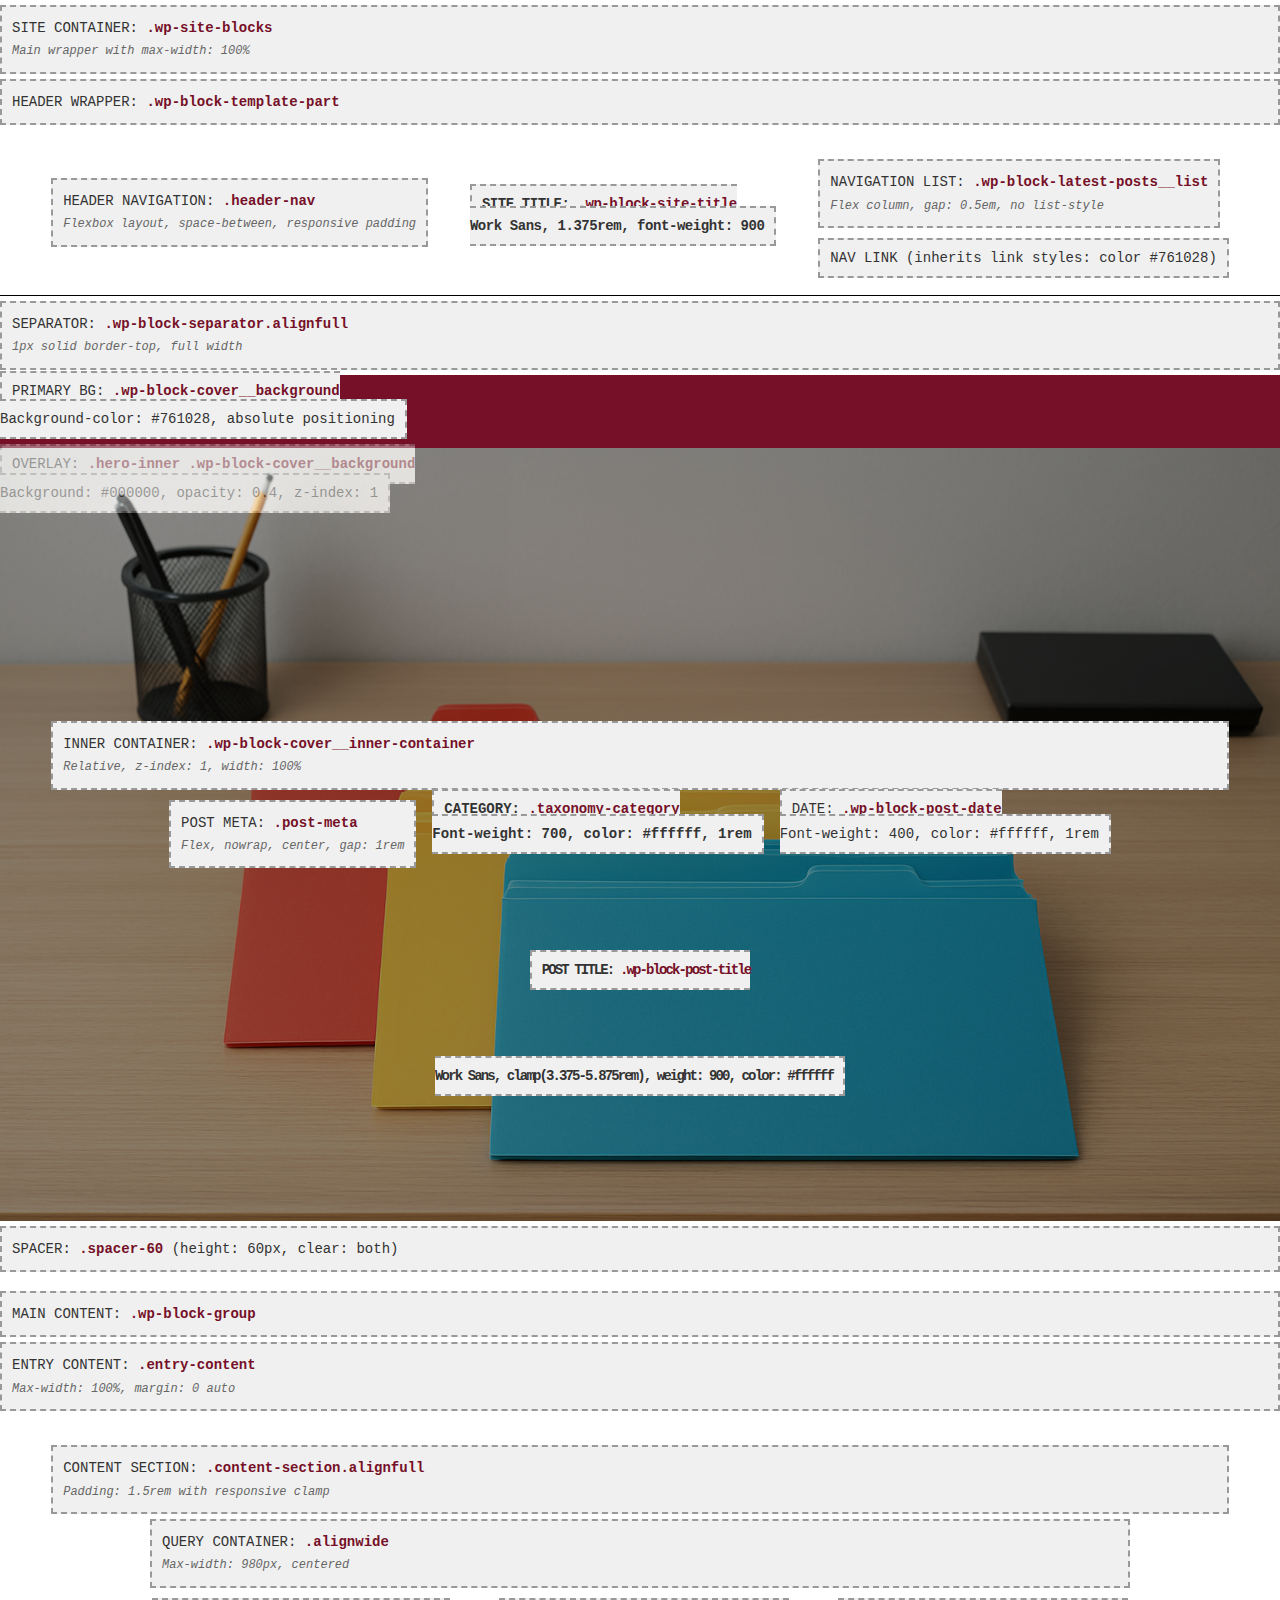
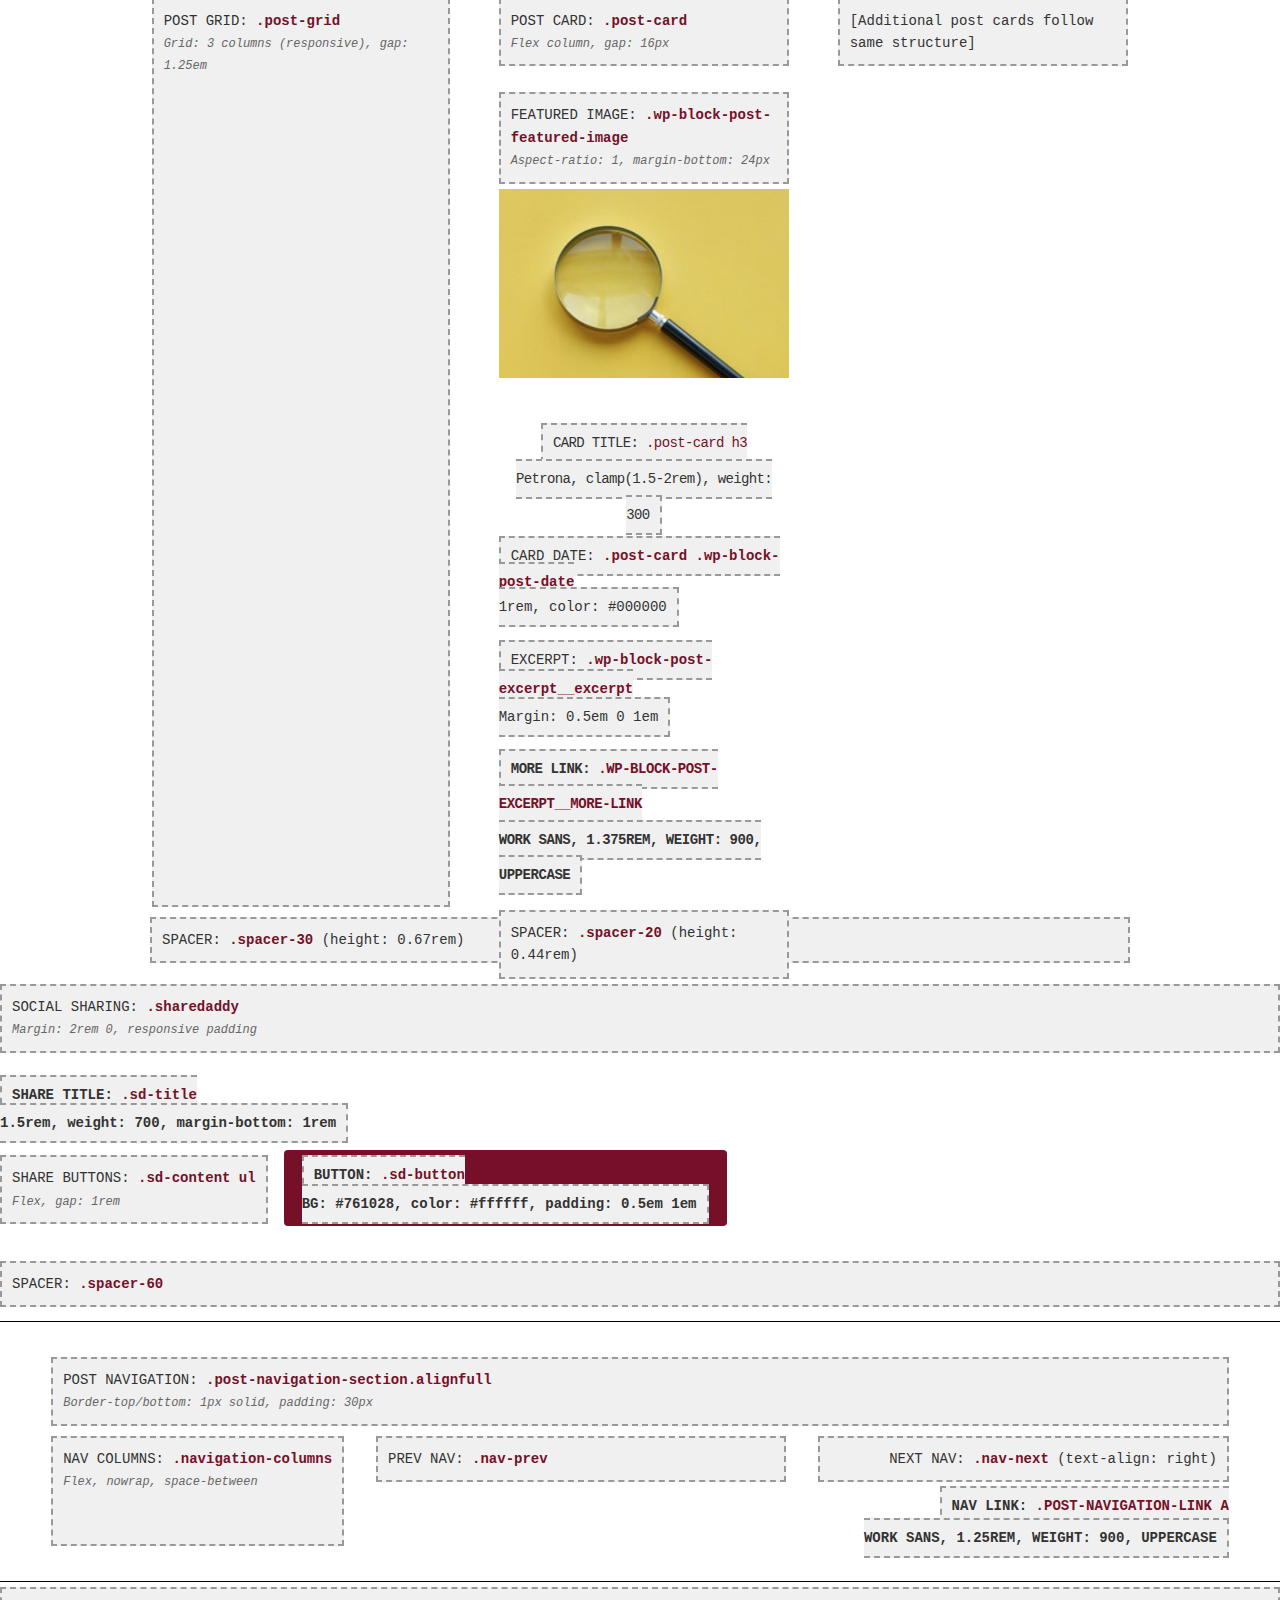
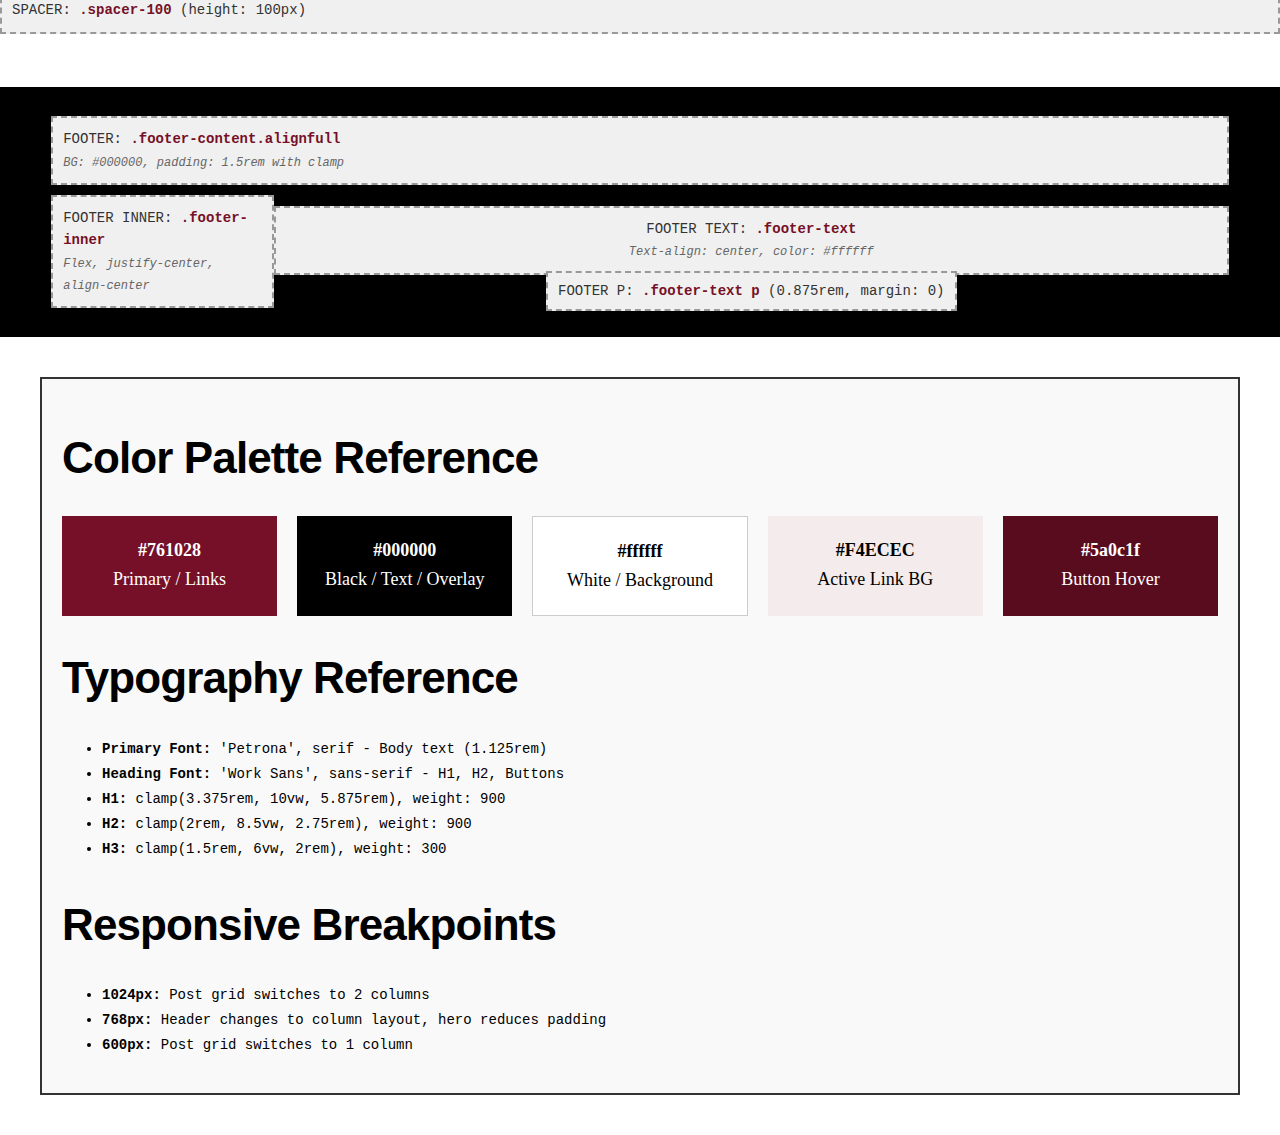
<file: reference.html>
<!DOCTYPE html>
<html lang="en-US">
<head>
	<meta http-equiv="Content-Type" content="text/html; charset=UTF-8">
	<meta name="viewport" content="width=device-width, initial-scale=1">
	<title>CSS Component Reference Guide</title>
	<link rel="stylesheet" href="/assets/styles.css">
	<style>
		.label {
			background: #f0f0f0;
			border: 2px dashed #999;
			padding: 10px;
			margin: 5px 0;
			font-family: monospace;
			font-size: 14px;
			color: #333;
		}
		.label strong {
			color: #761028;
		}
		.component-note {
			font-size: 12px;
			color: #666;
			font-style: italic;
		}
	</style>
</head>

<body class="wp-singular post-template-default single single-post wp-embed-responsive wp-theme-vivre is-block-theme">

<a class="skip-link screen-reader-text" href="#wp--skip-link--target">
	<span class="label">SKIP LINK: <strong>.skip-link.screen-reader-text</strong><br>
	<span class="component-note">Accessibility feature - hidden until focused</span></span>
</a>

<div class="wp-site-blocks">
	<div class="label">SITE CONTAINER: <strong>.wp-site-blocks</strong><br>
	<span class="component-note">Main wrapper with max-width: 100%</span></div>

	<header class="wp-block-template-part">
		<div class="label">HEADER WRAPPER: <strong>.wp-block-template-part</strong></div>
		
		<div class="wp-block-group alignfull header-nav">
			<div class="label">HEADER NAVIGATION: <strong>.header-nav</strong><br>
			<span class="component-note">Flexbox layout, space-between, responsive padding</span></div>
			
			<h2 class="wp-block-site-title">
				<a href="/" rel="home">
					<span class="label">SITE TITLE: <strong>.wp-block-site-title</strong><br>
					Work Sans, 1.375rem, font-weight: 900</span>
				</a>
			</h2>

			<ul class="wp-block-latest-posts__list wp-block-latest-posts">
				<div class="label">NAVIGATION LIST: <strong>.wp-block-latest-posts__list</strong><br>
				<span class="component-note">Flex column, gap: 0.5em, no list-style</span></div>
				<li><span class="label">NAV LINK (inherits link styles: color #761028)</span></li>
			</ul>
		</div>

		<hr class="wp-block-separator alignfull">
		<div class="label">SEPARATOR: <strong>.wp-block-separator.alignfull</strong><br>
		<span class="component-note">1px solid border-top, full width</span></div>
	</header>

	<div class="wp-block-cover hero-outer">
		<div class="label">HERO OUTER: <strong>.hero-outer</strong><br>
		<span class="component-note">Relative positioning, contains backgrounds</span></div>
		
		<span aria-hidden="true" class="wp-block-cover__background has-primary-background-color">
			<span class="label">PRIMARY BG: <strong>.wp-block-cover__background</strong><br>
			Background-color: #761028, absolute positioning</span>
		</span>
		
		<div class="wp-block-cover__inner-container">
			<div class="wp-block-cover hero-inner">
				<div class="label">HERO INNER: <strong>.hero-inner</strong><br>
				<span class="component-note">Min-height: 440px, padding: 120px, relative positioning</span></div>
				
				<span aria-hidden="true" class="wp-block-cover__background has-foreground-background-color">
					<span class="label">OVERLAY: <strong>.hero-inner .wp-block-cover__background</strong><br>
					Background: #000000, opacity: 0.4, z-index: 1</span>
				</span>
				
				<img src="/assets/file-folders.png" class="wp-block-cover__image-background" alt="Background">
				<div class="label">IMAGE BG: <strong>.wp-block-cover__image-background</strong><br>
				<span class="component-note">Absolute positioning, object-fit: cover, z-index: 0</span></div>
				
				<div class="wp-block-cover__inner-container">
					<div class="label">INNER CONTAINER: <strong>.wp-block-cover__inner-container</strong><br>
					<span class="component-note">Relative, z-index: 1, width: 100%</span></div>
					
					<div class="wp-block-group post-meta">
						<div class="label">POST META: <strong>.post-meta</strong><br>
						<span class="component-note">Flex, nowrap, center, gap: 1rem</span></div>
						
						<div class="taxonomy-category">
							<span class="label">CATEGORY: <strong>.taxonomy-category</strong><br>
							Font-weight: 700, color: #ffffff, 1rem</span>
						</div>
						
						<div class="wp-block-post-date">
							<span class="label">DATE: <strong>.wp-block-post-date</strong><br>
							Font-weight: 400, color: #ffffff, 1rem</span>
						</div>
					</div>
					
					<h1 class="wp-block-post-title">
						<span class="label">POST TITLE: <strong>.wp-block-post-title</strong><br>
						Work Sans, clamp(3.375-5.875rem), weight: 900, color: #ffffff</span>
					</h1>
				</div>
			</div>
		</div>
	</div>

	<div class="spacer-60">
		<div class="label">SPACER: <strong>.spacer-60</strong> (height: 60px, clear: both)</div>
	</div>

	<main class="wp-block-group" id="wp--skip-link--target">
		<div class="label">MAIN CONTENT: <strong>.wp-block-group</strong></div>
		
		<div class="entry-content wp-block-post-content">
			<div class="label">ENTRY CONTENT: <strong>.entry-content</strong><br>
			<span class="component-note">Max-width: 100%, margin: 0 auto</span></div>
			
			<div class="wp-block-group alignfull content-section">
				<div class="label">CONTENT SECTION: <strong>.content-section.alignfull</strong><br>
				<span class="component-note">Padding: 1.5rem with responsive clamp</span></div>
				
				<div class="wp-block-query alignwide">
					<div class="label">QUERY CONTAINER: <strong>.alignwide</strong><br>
					<span class="component-note">Max-width: 980px, centered</span></div>
					
					<ul class="wp-block-post-template post-grid">
						<div class="label">POST GRID: <strong>.post-grid</strong><br>
						<span class="component-note">Grid: 3 columns (responsive), gap: 1.25em</span></div>
						
						<li class="wp-block-post">
							<div class="wp-block-group post-card">
								<div class="label">POST CARD: <strong>.post-card</strong><br>
								<span class="component-note">Flex column, gap: 16px</span></div>
								
								<figure class="wp-block-post-featured-image">
									<div class="label">FEATURED IMAGE: <strong>.wp-block-post-featured-image</strong><br>
									<span class="component-note">Aspect-ratio: 1, margin-bottom: 24px</span></div>
									<img src="/assets/cropped-lookingglass.jpg" class="post-thumbnail" alt="Thumbnail">
									<div class="label">THUMBNAIL: <strong>.post-thumbnail</strong><br>
									<span class="component-note">100% width/height, object-fit: cover</span></div>
								</figure>
								
								<h3 class="wp-block-post-title">
									<span class="label">CARD TITLE: <strong>.post-card h3</strong><br>
									Petrona, clamp(1.5-2rem), weight: 300</span>
								</h3>
								
								<div class="wp-block-post-date">
									<span class="label">CARD DATE: <strong>.post-card .wp-block-post-date</strong><br>
									1rem, color: #000000</span>
								</div>
								
								<div class="wp-block-post-excerpt">
									<p class="wp-block-post-excerpt__excerpt">
										<span class="label">EXCERPT: <strong>.wp-block-post-excerpt__excerpt</strong><br>
										Margin: 0.5em 0 1em</span>
									</p>
									<p class="wp-block-post-excerpt__more-text">
										<a class="wp-block-post-excerpt__more-link" href="#">
											<span class="label">MORE LINK: <strong>.wp-block-post-excerpt__more-link</strong><br>
											Work Sans, 1.375rem, weight: 900, uppercase</span>
										</a>
									</p>
								</div>
								
								<div class="spacer-20">
									<div class="label">SPACER: <strong>.spacer-20</strong> (height: 0.44rem)</div>
								</div>
							</div>
						</li>
						
						<li class="wp-block-post">
							<div class="label">[Additional post cards follow same structure]</div>
						</li>
					</ul>
					
					<div class="spacer-30">
						<div class="label">SPACER: <strong>.spacer-30</strong> (height: 0.67rem)</div>
					</div>
				</div>
			</div>

			<div class="sharedaddy">
				<div class="label">SOCIAL SHARING: <strong>.sharedaddy</strong><br>
				<span class="component-note">Margin: 2rem 0, responsive padding</span></div>
				
				<div class="sd-sharing">
					<h3 class="sd-title">
						<span class="label">SHARE TITLE: <strong>.sd-title</strong><br>
						1.5rem, weight: 700, margin-bottom: 1rem</span>
					</h3>
					<div class="sd-content">
						<ul>
							<div class="label">SHARE BUTTONS: <strong>.sd-content ul</strong><br>
							<span class="component-note">Flex, gap: 1rem</span></div>
							<li class="share-email">
								<a href="#" class="share-email sd-button">
									<span class="label">BUTTON: <strong>.sd-button</strong><br>
									BG: #761028, color: #ffffff, padding: 0.5em 1em</span>
								</a>
							</li>
						</ul>
					</div>
				</div>
			</div>
		</div>
	</main>

	<div class="spacer-60">
		<div class="label">SPACER: <strong>.spacer-60</strong></div>
	</div>

	<div class="wp-block-group alignfull post-navigation-section">
		<div class="label">POST NAVIGATION: <strong>.post-navigation-section.alignfull</strong><br>
		<span class="component-note">Border-top/bottom: 1px solid, padding: 30px</span></div>
		
		<div class="wp-block-group">
			<div class="wp-block-columns navigation-columns">
				<div class="label">NAV COLUMNS: <strong>.navigation-columns</strong><br>
				<span class="component-note">Flex, nowrap, space-between</span></div>
				
				<div class="wp-block-column nav-prev">
					<div class="label">PREV NAV: <strong>.nav-prev</strong></div>
				</div>
				<div class="wp-block-column nav-next">
					<div class="label">NEXT NAV: <strong>.nav-next</strong> (text-align: right)</div>
					<div class="wp-block-group post-navigation-link">
						<a href="#">
							<span class="label">NAV LINK: <strong>.post-navigation-link a</strong><br>
							Work Sans, 1.25rem, weight: 900, uppercase</span>
						</a>
					</div>
				</div>
			</div>
		</div>
	</div>

	<div class="spacer-100">
		<div class="label">SPACER: <strong>.spacer-100</strong> (height: 100px)</div>
	</div>

	<footer class="wp-block-template-part">
		<div class="wp-block-group alignfull footer-content">
			<div class="label">FOOTER: <strong>.footer-content.alignfull</strong><br>
			<span class="component-note">BG: #000000, padding: 1.5rem with clamp</span></div>
			
			<div class="wp-block-group alignfull footer-inner">
				<div class="label">FOOTER INNER: <strong>.footer-inner</strong><br>
				<span class="component-note">Flex, justify-center, align-center</span></div>
				
				<div class="wp-block-group footer-text">
					<div class="label">FOOTER TEXT: <strong>.footer-text</strong><br>
					<span class="component-note">Text-align: center, color: #ffffff</span></div>
					<p><span class="label">FOOTER P: <strong>.footer-text p</strong> (0.875rem, margin: 0)</span></p>
				</div>
			</div>
		</div>
	</footer>
</div>

<div style="margin: 40px; padding: 20px; background: #f9f9f9; border: 2px solid #333;">
	<h2>Color Palette Reference</h2>
	<div style="display: grid; grid-template-columns: repeat(auto-fit, minmax(200px, 1fr)); gap: 20px; margin-top: 20px;">
		<div style="background: #761028; color: white; padding: 20px; text-align: center;">
			<strong>#761028</strong><br>Primary / Links
		</div>
		<div style="background: #000000; color: white; padding: 20px; text-align: center;">
			<strong>#000000</strong><br>Black / Text / Overlay
		</div>
		<div style="background: #ffffff; border: 1px solid #ccc; padding: 20px; text-align: center;">
			<strong>#ffffff</strong><br>White / Background
		</div>
		<div style="background: #F4ECEC; padding: 20px; text-align: center;">
			<strong>#F4ECEC</strong><br>Active Link BG
		</div>
		<div style="background: #5a0c1f; color: white; padding: 20px; text-align: center;">
			<strong>#5a0c1f</strong><br>Button Hover
		</div>
	</div>
	
	<h2 style="margin-top: 40px;">Typography Reference</h2>
	<ul style="font-family: monospace; font-size: 14px; line-height: 1.8;">
		<li><strong>Primary Font:</strong> 'Petrona', serif - Body text (1.125rem)</li>
		<li><strong>Heading Font:</strong> 'Work Sans', sans-serif - H1, H2, Buttons</li>
		<li><strong>H1:</strong> clamp(3.375rem, 10vw, 5.875rem), weight: 900</li>
		<li><strong>H2:</strong> clamp(2rem, 8.5vw, 2.75rem), weight: 900</li>
		<li><strong>H3:</strong> clamp(1.5rem, 6vw, 2rem), weight: 300</li>
	</ul>
	
	<h2 style="margin-top: 40px;">Responsive Breakpoints</h2>
	<ul style="font-family: monospace; font-size: 14px; line-height: 1.8;">
		<li><strong>1024px:</strong> Post grid switches to 2 columns</li>
		<li><strong>768px:</strong> Header changes to column layout, hero reduces padding</li>
		<li><strong>600px:</strong> Post grid switches to 1 column</li>
	</ul>
</div>

</body>
</html>
</file>
<file: assets/styles.css>
/* Reset and Base Styles */
* {
	box-sizing: border-box;
}

body {
	margin: 0;
	padding: 0;
	background-color: #ffffff;
	color: #000000;
	font-family: 'Petrona', serif;
	font-size: 1.125rem;
	line-height: 1.6;
}

/* Typography */
h1 {
	font-family: 'Work Sans', sans-serif;
	font-size: clamp(3.375rem, 10vw, 5.875rem);
	font-weight: 900;
	letter-spacing: -0.02em;
	line-height: 1;
	color: #000001;
}

h2 {
	font-family: 'Work Sans', sans-serif;
	font-size: clamp(2rem, 8.5vw, 2.75rem);
	font-weight: 900;
	letter-spacing: -0.02em;
	line-height: 1;
}

h3 {
	font-family: 'Petrona', serif;
	font-size: clamp(1.5rem, 6vw, 2rem);
	font-weight: 300;
	line-height: 1.2;
}

a {
	color: #761028;
	text-decoration: underline;
}

a:hover {
	text-decoration: none;
}

a:focus {
	text-decoration: underline;
}

a:active {
	background-color: #F4ECEC;
	text-decoration: none;
}

p {
	margin: 1em 0;
}

/* Layout Utilities */
.alignfull {
	width: 100%;
	max-width: 100%;
}

.alignwide {
	max-width: 980px;
	margin-left: auto;
	margin-right: auto;
}

.wp-site-blocks {
	max-width: 100%;
}

.is-layout-constrained {
	max-width: 620px;
	margin-left: auto;
	margin-right: auto;
	padding: 0 20px;
}

.is-layout-flex {
	display: flex;
	flex-wrap: wrap;
	align-items: center;
	gap: min(20px, 4vw);
}

.is-layout-flow > * + * {
	margin-top: min(24px, 4vw);
}

/* Spacing Utilities */
.spacer-20 {
	height: 0.44rem;
	clear: both;
}

.spacer-30 {
	height: 0.67rem;
	clear: both;
}

.spacer-60 {
	height: 60px;
	clear: both;
}

.spacer-100 {
	height: 100px;
	clear: both;
}

/* Skip Link */
.skip-link.screen-reader-text {
	border: 0;
	clip-path: inset(50%);
	height: 1px;
	margin: -1px;
	overflow: hidden;
	padding: 0;
	position: absolute !important;
	width: 1px;
	word-wrap: normal !important;
}

.skip-link.screen-reader-text:focus {
	background-color: #eee;
	clip-path: none;
	color: #444;
	display: block;
	font-size: 1em;
	height: auto;
	left: 5px;
	line-height: normal;
	padding: 15px 23px 14px;
	text-decoration: none;
	top: 5px;
	width: auto;
	z-index: 100000;
}

/* Header */
.wp-block-template-part {
	width: 100%;
}

.header-nav {
	display: flex;
	flex-wrap: wrap;
	justify-content: space-between;
	align-items: center;
	padding: min(24px, 4vw) clamp(20px, 4vw, 90px);
}

.wp-block-site-title {
	font-size: 1.375rem;
	font-weight: 900;
	margin: 0;
}

.wp-block-site-title a {
	color: #000000;
	text-decoration: none;
}

.wp-block-site-title a:hover {
	text-decoration: underline;
}

nav {
	flex: 0 0 auto;
}

.wp-block-latest-posts__list {
	font-family: Georgia, serif;
	color: #761028;
	list-style: none;
	margin: 0;
	padding: 0;
	display: flex;
	flex-direction: column;
	align-items: flex-start;
	gap: 0.5em;
}

.wp-block-latest-posts__list li {
	margin: 0;
}

.wp-block-latest-posts__list a {
	font-family: Georgia, serif;
	color: #761028;
	text-decoration: underline;
}

.wp-block-latest-posts__list a:hover {
	text-decoration: none;
}

.wp-block-latest-posts__list a[aria-current="page"] {
	font-weight: 700;
}

.wp-block-separator {
	border: none;
	border-top: 1px solid #000000;
	margin: 0;
	opacity: 1;
}

/* Hero Section */
.wp-block-cover {
	position: relative;
	min-height: 440px;
}

.hero-outer {
	margin-top: 0;
	padding: 0;
	position: relative;
	min-height: 440px;
}

.hero-outer > .wp-block-cover__background {
	background-color: #761028;
	opacity: 1;
	position: absolute;
	inset: 0;
	z-index: 0;
}

.wp-block-cover__inner-container {
	position: relative;
	z-index: 2;
	width: 100%;
}

.hero-inner {
	min-height: 440px;
	padding: 120px clamp(20px, 4vw, 90px);
	position: relative;
}

.hero-inner .wp-block-cover__background {
	background-color: #000000;
	opacity: 0.4;
	position: absolute;
	inset: 0;
	z-index: 1;
}

.wp-block-cover__image-background {
	position: absolute;
	inset: 0;
	width: 100%;
	height: 100%;
	object-fit: cover;
	z-index: 0;
}

.post-meta {
	display: flex;
	flex-wrap: wrap;
	justify-content: center;
	gap: 1rem;
	margin-bottom: 1rem;
}

.taxonomy-category {
	font-style: normal;
	font-weight: 700;
	color: #ffffff;
	background-color: transparent;
	font-size: 1rem;
}

.wp-block-post-date {
	font-style: normal;
	font-weight: 400;
	color: #ffffff;
	background-color: transparent;
	font-size: 1rem;
}

.taxonomy-category a {
	color: #ffffff;
	text-decoration: none;
}

.taxonomy-category a:hover {
	text-decoration: underline;
}

.wp-block-post-title {
	text-align: center;
	color: #ffffff;
	margin: 1rem 0 0 0;
	font-family: 'Work Sans', sans-serif;
	letter-spacing: -0.02em;
	line-height: 1.125;
}

/* Main Content */
main {
	width: 100%;
}

.wp-block-group {
	width: 100%;
}

.entry-content {
	max-width: 100%;
	margin: 0 auto;
}

.wp-block-post-content {
	max-width: 100%;
}

.content-section {
	margin: 0;
	padding: 1.5rem clamp(20px, 4vw, 90px);
}

/* Post Grid */
.wp-block-query {
	width: 100%;
}

.post-grid,
.wp-block-post-template {
	list-style: none;
	margin: 0;
	padding: 0;
	display: flex;
	flex-wrap: wrap;
	justify-content: space-around;
	gap: 2.5em;
	row-gap: 3em;
}

.post-grid > *,
.wp-block-post-template > * {
	flex: 0 0 calc(33.333% - 2em);
	min-width: 280px;
	max-width: 380px;
}

/* Responsive adjustments */
@media (max-width: 968px) {
	.post-grid > *,
	.wp-block-post-template > * {
		flex: 0 0 calc(50% - 1.25em);
	}
}

@media (max-width: 640px) {
	.post-grid > *,
	.wp-block-post-template > * {
		flex: 0 0 100%;
		max-width: none;
	}
}

.wp-block-post {
	margin: 0;
}

.post-card {
	display: flex;
	flex-direction: column;
	gap: 16px;
}

.wp-block-post-featured-image {
	margin: 0 0 24px 0;
	aspect-ratio: 1;
	overflow: hidden;
}

.wp-block-post-featured-image a {
	display: block;
	height: 100%;
}

.post-thumbnail {
	width: 100%;
	height: 100%;
	object-fit: cover;
	display: block;
}

.post-card h3 {
	margin: 0;
}

.post-card h3 a {
	color: #000000;
	text-decoration: none;
}

.post-card h3 a:hover {
	color: #761028;
	text-decoration: underline;
}

.post-card .wp-block-post-date {
	font-size: 1rem;
	color: #000000;
	background: none;
}

.post-card .wp-block-post-date time {
	color: #000000;
}

.wp-block-post-excerpt {
	margin: 0;
}

.wp-block-post-excerpt__excerpt {
	margin: 0.5em 0 1em;
}

.wp-block-post-excerpt__more-text {
	margin: 0;
}

.wp-block-post-excerpt__more-link {
	color: #000000;
	font-family: 'Work Sans', sans-serif;
	font-size: 1.375rem;
	font-weight: 900;
	letter-spacing: -0.44px;
	text-decoration: none;
	text-transform: uppercase;
}

.wp-block-post-excerpt__more-link:hover {
	text-decoration: underline;
}

/* Media Elements */
.wp-block-audio {
	margin: 2rem 0;
}

.wp-block-audio audio {
	min-width: 300px;
	width: 100%;
	max-width: 100%;
}

.wp-block-image {
	margin: 2rem 0;
}

.wp-block-image img {
	box-sizing: border-box;
	height: auto;
	max-width: 100%;
	display: block;
}

figure {
	margin: 2rem 0;
}

/* Social Sharing */
.sharedaddy {
	margin: 2rem 0;
	padding: 0;
	justify-content: center;
}

.sd-title {
	font-size: 1.5rem;
	font-weight: 700;
	margin-bottom: 1rem;
}

.sd-content ul {
	list-style: none;
	margin: 0;
	padding: 0;
	display: flex;
	gap: 1rem;
	flex-wrap: wrap;
}

.sd-content li {
	margin: 0;
}

.sd-button {
	display: inline-block;
	padding: 0.5em 1em;
	background-color: #761028;
	color: #ffffff;
	text-decoration: none;
	border-radius: 4px;
	font-weight: 700;
}

.sd-button:hover {
	background-color: #5a0c1f;
}

.share-icon span {
	color: #ffffff;
}

/* Post Navigation */
.post-navigation-section {
	border-top: 1px solid #000000;
	border-bottom: 1px solid #000000;
	padding: 30px clamp(20px, 4vw, 90px);
}

.navigation-columns {
	display: flex;
	flex-wrap: nowrap;
	justify-content: space-between;
	width: 100%;
	gap: 2rem;
}

.wp-block-column {
	flex: 1;
}

.nav-prev {
	text-align: left;
}

.nav-next {
	text-align: right;
}

.post-navigation-link {
	display: block;
}

.post-navigation-link a {
	font-family: 'Work Sans', sans-serif;
	font-size: 1.25rem;
	font-weight: 900;
	text-decoration: none;
	text-transform: uppercase;
	color: #000000;
	display: inline-block;
}

.post-navigation-link a:hover {
	text-decoration: underline;
}

/* Footer */
.footer-content {
	background-color: #000000;
	margin: 0;
	padding: 1.5rem clamp(20px, 4vw, 90px);
}

.footer-inner {
	display: flex;
	justify-content: center;
	align-items: center;
	flex-wrap: nowrap;
	gap: 0;
}

.footer-text {
	text-align: center;
	color: #ffffff;
}

.footer-text p {
	font-size: 0.875rem;
	margin: 0;
	color: #ffffff;
}

.footer-text a {
	color: #ffffff;
	text-decoration: underline;
}

.footer-text a:hover {
	text-decoration: none;
}

/* Utility Classes */
.aligncenter {
	justify-content: center;
	text-align: center;
}

/* Responsive Adjustments */
@media (max-width: 768px) {
	.header-nav {
		flex-direction: column;
		gap: 1rem;
		text-align: center;
	}

	.wp-block-latest-posts__list {
	align-items: center;
    }

    .hero-outer {
	min-height: 320px;
    }

    .hero-inner {
	padding: 80px 20px;
	min-height: 320px;
    }

	h1 {
		font-size: 2.5rem;
	}

	.navigation-columns {
		flex-direction: column;
		gap: 1rem;
	}

	.nav-prev,
	.nav-next {
		text-align: center;
	}

	.is-layout-constrained {
		padding: 0 20px;
	}
}

/* Print Styles */
@media print {
	.header-nav,
	.sharedaddy,
	.post-navigation-section,
	.footer-content,
	.wp-block-audio {
		display: none;
	}

	body {
		background: white;
		color: black;
	}

	a {
		text-decoration: underline;
		color: black;
	}

	.wp-block-post-title,
	.taxonomy-category,
	.wp-block-post-date {
		color: black;
	}
}

/* Heart & Brain Page Specific Styles */
.heart-brain-page {
	padding: 0;
}

.heart-brain-content {
	max-width: 1200px;
	margin: 0 auto;
	padding: 0 clamp(20px, 4vw, 40px);
}

/* Intro Section */
.heart-brain-intro-section {
	display: flex;
	align-items: center;
	gap: 3rem;
	margin: 3rem 0 4rem 0;
}

.heart-brain-image {
	flex: 0 0 280px;
}

.heart-brain-image img {
	width: 100%;
	height: auto;
	display: block;
}

.heart-brain-intro-text {
	flex: 1;
}

.heart-brain-intro-text h2 {
	margin-top: 0;
	margin-bottom: 1rem;
}

.heart-brain-intro-text p {
	margin: 0;
	line-height: 1.6;
}

/* Two Column Layout */
.heart-brain-two-columns {
	display: grid;
	grid-template-columns: 1fr 1fr;
	gap: 3rem;
	margin-top: 3rem;
}

.heart-brain-column-left,
.heart-brain-column-right {
	min-width: 0;
}

.heart-brain-two-columns h2 {
	margin-top: 0;
	margin-bottom: 1.5rem;
}

/* Example Boxes */
.example-box {
	background-color: transparent;
	margin-bottom: 1.5rem;
}

.example-box p {
	margin: 0;
	line-height: 1.7;
	font-size: 0.95rem;
}

/* Blockquotes */
blockquote {
	margin: 1.5rem 0;
	font-style: italic;
	color: #000000;
}

blockquote p {
	margin: 0;
	line-height: 1.7;
	font-size: 0.95rem;
}

/* Interview Questions */
.heart-brain-column-right h4 {
	color: #000000;
	margin-top: 1.5rem;
	margin-bottom: 0.5rem;
	font-size: 1rem;
	font-weight: 700;
	padding: 5%;
}

.heart-brain-column-right p {
	margin-top: 0;
	margin-bottom: 1rem;
	line-height: 1.6;
	font-size: 0.95rem;
}

/* Responsive Design */
@media (max-width: 968px) {
	.heart-brain-intro-section {
		flex-direction: column;
		align-items: flex-start;
		gap: 2rem;
	}
	
	.heart-brain-image {
		flex: 0 0 auto;
		max-width: 100%;
	}
	
	.heart-brain-two-columns {
		grid-template-columns: 1fr;
		gap: 2rem;
	}
}

@media (max-width: 600px) {
	.heart-brain-content {
		padding: 0 20px;
	}
	
	.heart-brain-intro-section {
		margin: 2rem 0 3rem 0;
	}
	
	.heart-brain-image {
		max-width: 200px;
	}
}

/* Slideshow Styles */
	.slideshow-container {
			position: relative;
			max-width: 100%;
			margin: 2rem auto;
			background: #000;
			overflow: hidden;
	}
		.slideshow-wrapper {
		position: relative;
		width: 100%;
		aspect-ratio: 1024 / 792;
	}
		.slideshow-slide {
		display: none;
		width: 100%;
		height: 100%;
		position: absolute;
		top: 0;
		left: 0;
		opacity: 0;
		transition: opacity 0.5s ease-in-out;
	}
		.slideshow-slide.active {
		display: block;
		opacity: 1;
		position: relative;
	}
		.slideshow-slide img {
		width: 100%;
		height: 100%;
		object-fit: contain;
		display: block;
	}
		.slideshow-nav {
		position: absolute;
		top: 50%;
		transform: translateY(-50%);
		background: rgba(255, 255, 255, 0.5);
		border: none;
		border-radius: 4px;
		width: 28px;
		height: 30px;
		cursor: pointer;
		z-index: 10;
		transition: opacity 0.5s;
		opacity: 0.5;
		padding: 0;
		display: flex;
		align-items: center;
		justify-content: center;
	}
		.slideshow-nav:hover,
	.slideshow-nav:focus {
		opacity: 1;
		background: #fff;
	}
		.slideshow-prev {
		left: 10px;
	}
		.slideshow-next {
		right: 10px;
	}
		.slideshow-dots {
		text-align: center;
		padding: 10px 0 2px;
		display: flex;
		gap: 8px;
		justify-content: flex-start;
	}
		.slideshow-dot {
		height: 8px;
		width: 8px;
		background: currentColor;
		border-radius: 50%;
		display: inline-block;
		opacity: 0.5;
		cursor: pointer;
		border: none;
		padding: 0;
		transition: all 0.25s;
		transform: scale(0.75);
	}
		.slideshow-dot.active {
		opacity: 1;
		transform: scale(1);
	}
		.slideshow-dot:hover,
	.slideshow-dot:focus {
		opacity: 1;
	}
		.slideshow-pause {
		position: absolute;
		top: 10px;
		right: 10px;
		z-index: 10;
		background: rgba(255, 255, 255, 0.5);
		border: none;
		border-radius: 4px;
		width: 28px;
		height: 30px;
		cursor: pointer;
		opacity: 0.5;
		transition: opacity 0.5s;
		padding: 0;
		display: flex;
		align-items: center;
		justify-content: center;
	}

		.slideshow-pause:hover,
		.slideshow-pause:focus {
			opacity: 1;
			background: #fff;
		}

		.resume-content h5 {
			margin-top: 2rem;
			margin-bottom: 0.5rem;
		}

		.resume-content ul {
			margin-top: 0.5rem;
			margin-bottom: 1.5rem;
		}
</file>
